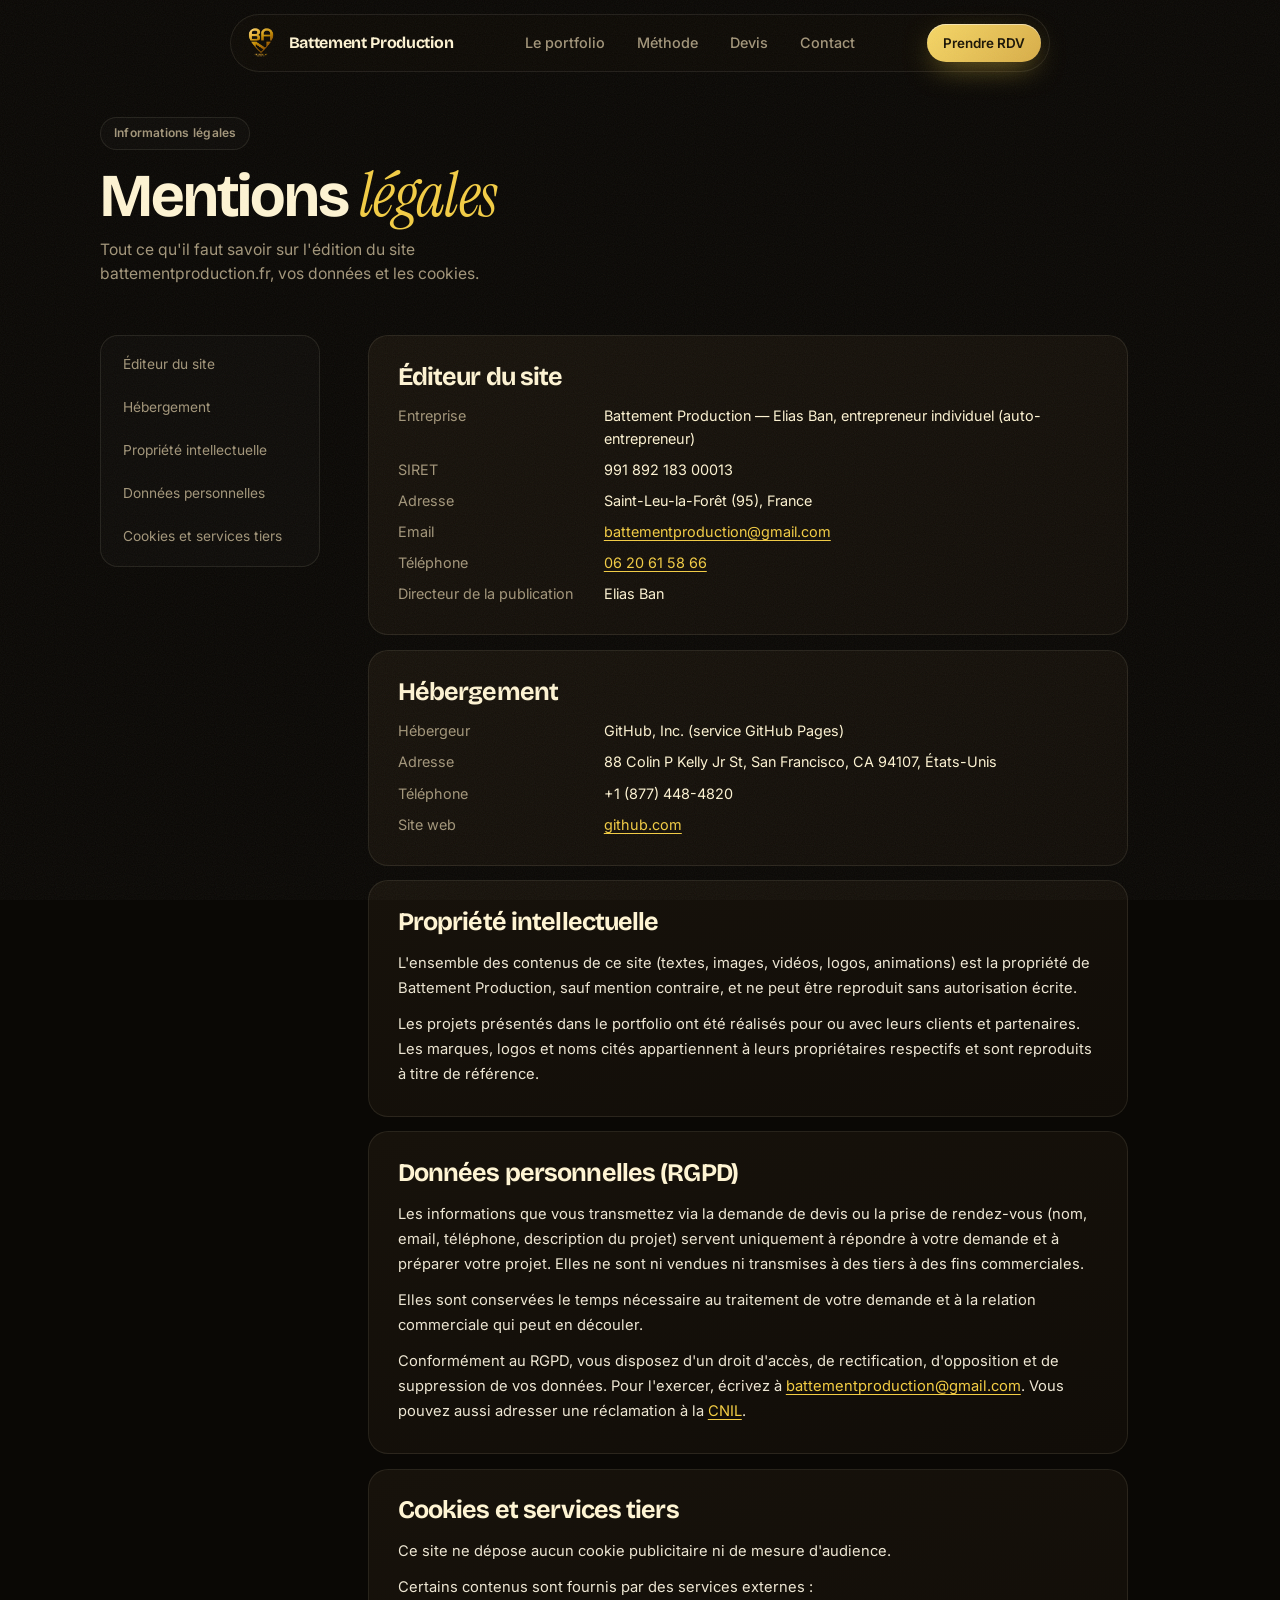
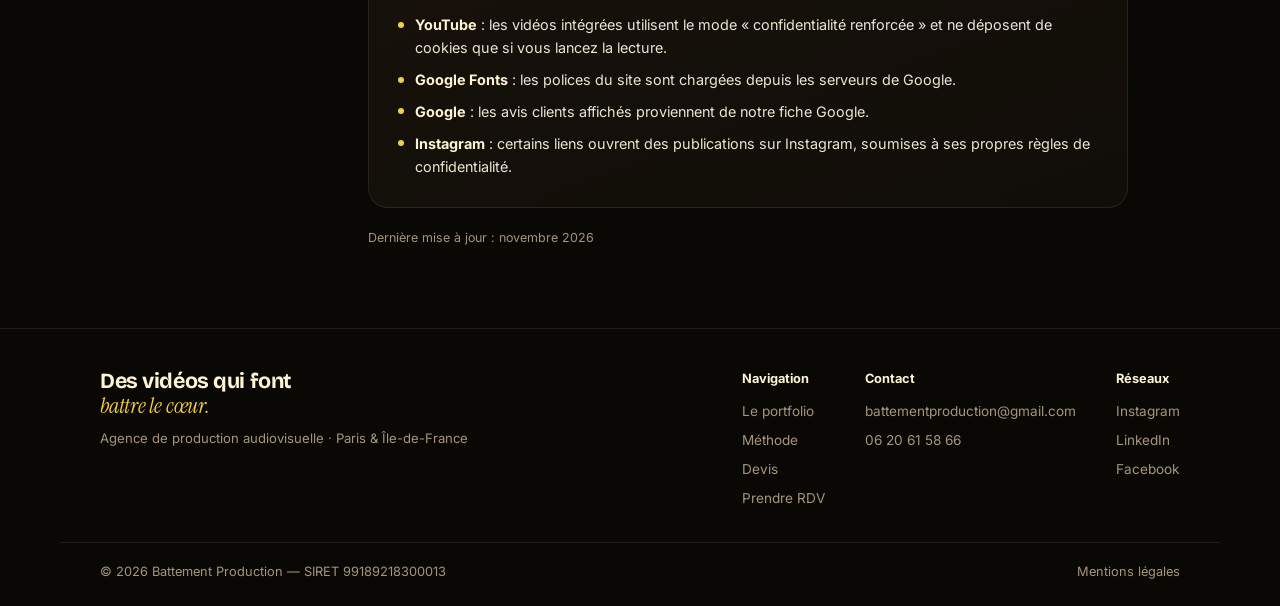
<file: mentions.html>
<!DOCTYPE html>
<html lang="fr">
<head>
<meta charset="UTF-8">
<meta name="viewport" content="width=device-width, initial-scale=1.0">
<title>Mentions légales — Battement Production</title>
<meta name="description" content="Mentions légales, données personnelles et cookies du site battementproduction.fr.">
<meta name="robots" content="noindex">
<link rel="icon" type="image/png" sizes="192x192" href="favicon.png">
<link rel="icon" href="favicon.ico" sizes="48x48">
<link rel="apple-touch-icon" href="apple-touch-icon.png">
<link rel="preconnect" href="https://fonts.googleapis.com">
<link rel="preconnect" href="https://fonts.gstatic.com" crossorigin>
<link href="https://fonts.googleapis.com/css2?family=Bricolage+Grotesque:opsz,wght@12..96,500;12..96,700;12..96,800&family=Instrument+Serif:ital@1&family=Inter:wght@400;500;600;700&display=swap" rel="stylesheet">
<link rel="stylesheet" href="assets/css/v2.css?v=20261119f">
</head>
<body>

<header class="nav">
  <a href="index.html" class="nav-logo"><img src="assets/img/Logo-vertical.png" alt=""><span>Battement Production</span></a>
  <nav class="nav-links">
    <a href="portfolio.html">Le portfolio</a>
    <a href="index.html#methode">Méthode</a>
    <a href="index.html#devis">Devis</a>
    <a href="index.html#rdv">Contact</a>
  </nav>
  <a href="index.html#rdv" class="btn btn-gold btn-sm">Prendre RDV</a>
  <button class="nav-burger" aria-label="Menu"><span></span><span></span></button>
</header>
<div class="mobile-menu">
  <a href="portfolio.html">Le portfolio</a>
  <a href="index.html#methode">Méthode</a>
  <a href="index.html#devis">Devis</a>
  <a href="index.html#rdv">Contact</a>
  <a href="index.html#rdv" class="btn btn-gold">Prendre RDV <span class="arr">→</span></a>
</div>

<main class="legal">
  <div class="wrap">
    <div class="legal-head" data-reveal>
      <span class="eyebrow">Informations légales</span>
      <h1>Mentions <em>légales</em></h1>
      <p class="lead">Tout ce qu'il faut savoir sur l'édition du site battementproduction.fr, vos données et les cookies.</p>
    </div>

    <div class="legal-grid">
      <nav class="legal-toc" aria-label="Sommaire">
        <a href="#editeur">Éditeur du site</a>
        <a href="#hebergement">Hébergement</a>
        <a href="#propriete">Propriété intellectuelle</a>
        <a href="#donnees">Données personnelles</a>
        <a href="#cookies">Cookies et services tiers</a>
      </nav>

      <div class="legal-body">
        <section class="legal-card" id="editeur" data-reveal>
          <h2>Éditeur du site</h2>
          <dl>
            <dt>Entreprise</dt><dd>Battement Production — Elias Ban, entrepreneur individuel (auto-entrepreneur)</dd>
            <dt>SIRET</dt><dd>991 892 183 00013</dd>
            <dt>Adresse</dt><dd>Saint-Leu-la-Forêt (95), France</dd>
            <dt>Email</dt><dd><a href="mailto:battementproduction@gmail.com">battementproduction@gmail.com</a></dd>
            <dt>Téléphone</dt><dd><a href="tel:+33620615866">06 20 61 58 66</a></dd>
            <dt>Directeur de la publication</dt><dd>Elias Ban</dd>
          </dl>
        </section>

        <section class="legal-card" id="hebergement" data-reveal>
          <h2>Hébergement</h2>
          <dl>
            <dt>Hébergeur</dt><dd>GitHub, Inc. (service GitHub Pages)</dd>
            <dt>Adresse</dt><dd>88 Colin P Kelly Jr St, San Francisco, CA 94107, États-Unis</dd>
            <dt>Téléphone</dt><dd>+1 (877) 448-4820</dd>
            <dt>Site web</dt><dd><a href="https://github.com" target="_blank" rel="noopener">github.com</a></dd>
          </dl>
        </section>

        <section class="legal-card" id="propriete" data-reveal>
          <h2>Propriété intellectuelle</h2>
          <p>L'ensemble des contenus de ce site (textes, images, vidéos, logos, animations) est la propriété de Battement Production, sauf mention contraire, et ne peut être reproduit sans autorisation écrite.</p>
          <p>Les projets présentés dans le portfolio ont été réalisés pour ou avec leurs clients et partenaires. Les marques, logos et noms cités appartiennent à leurs propriétaires respectifs et sont reproduits à titre de référence.</p>
        </section>

        <section class="legal-card" id="donnees" data-reveal>
          <h2>Données personnelles (RGPD)</h2>
          <p>Les informations que vous transmettez via la demande de devis ou la prise de rendez-vous (nom, email, téléphone, description du projet) servent uniquement à répondre à votre demande et à préparer votre projet. Elles ne sont ni vendues ni transmises à des tiers à des fins commerciales.</p>
          <p>Elles sont conservées le temps nécessaire au traitement de votre demande et à la relation commerciale qui peut en découler.</p>
          <p>Conformément au RGPD, vous disposez d'un droit d'accès, de rectification, d'opposition et de suppression de vos données. Pour l'exercer, écrivez à <a href="mailto:battementproduction@gmail.com">battementproduction@gmail.com</a>. Vous pouvez aussi adresser une réclamation à la <a href="https://www.cnil.fr" target="_blank" rel="noopener">CNIL</a>.</p>
        </section>

        <section class="legal-card" id="cookies" data-reveal>
          <h2>Cookies et services tiers</h2>
          <p>Ce site ne dépose aucun cookie publicitaire ni de mesure d'audience.</p>
          <p>Certains contenus sont fournis par des services externes :</p>
          <ul>
            <li><b>YouTube</b> : les vidéos intégrées utilisent le mode « confidentialité renforcée » et ne déposent de cookies que si vous lancez la lecture.</li>
            <li><b>Google Fonts</b> : les polices du site sont chargées depuis les serveurs de Google.</li>
            <li><b>Google</b> : les avis clients affichés proviennent de notre fiche Google.</li>
            <li><b>Instagram</b> : certains liens ouvrent des publications sur Instagram, soumises à ses propres règles de confidentialité.</li>
          </ul>
        </section>

        <p class="legal-update">Dernière mise à jour : novembre 2026</p>
      </div>
    </div>
  </div>
</main>

<footer class="footer">
  <div class="wrap footer-grid">
    <div>
      <p class="footer-tag">Des vidéos qui font <em>battre le cœur.</em></p>
      <p class="footer-mini">Agence de production audiovisuelle · Paris &amp; Île-de-France</p>
    </div>
    <div class="footer-links">
      <div><b>Navigation</b><a href="portfolio.html">Le portfolio</a><a href="index.html#methode">Méthode</a><a href="index.html#devis">Devis</a><a href="index.html#rdv">Prendre RDV</a></div>
      <div><b>Contact</b><a href="mailto:battementproduction@gmail.com">battementproduction@gmail.com</a><a href="tel:+33620615866">06 20 61 58 66</a></div>
      <div><b>Réseaux</b><a href="https://www.instagram.com/battement.production/" target="_blank" rel="noopener">Instagram</a><a href="https://www.linkedin.com/company/battementproduction" target="_blank" rel="noopener">LinkedIn</a><a href="https://www.facebook.com/profile.php?id=61593981840502" target="_blank" rel="noopener">Facebook</a></div>
    </div>
  </div>
  <div class="wrap footer-legal">
    <span>© 2026 Battement Production — SIRET 99189218300013</span>
    <a href="mentions.html">Mentions légales</a>
  </div>
</footer>

<script src="assets/js/v2.js?v=20261119f"></script>
</body>
</html>
</file>
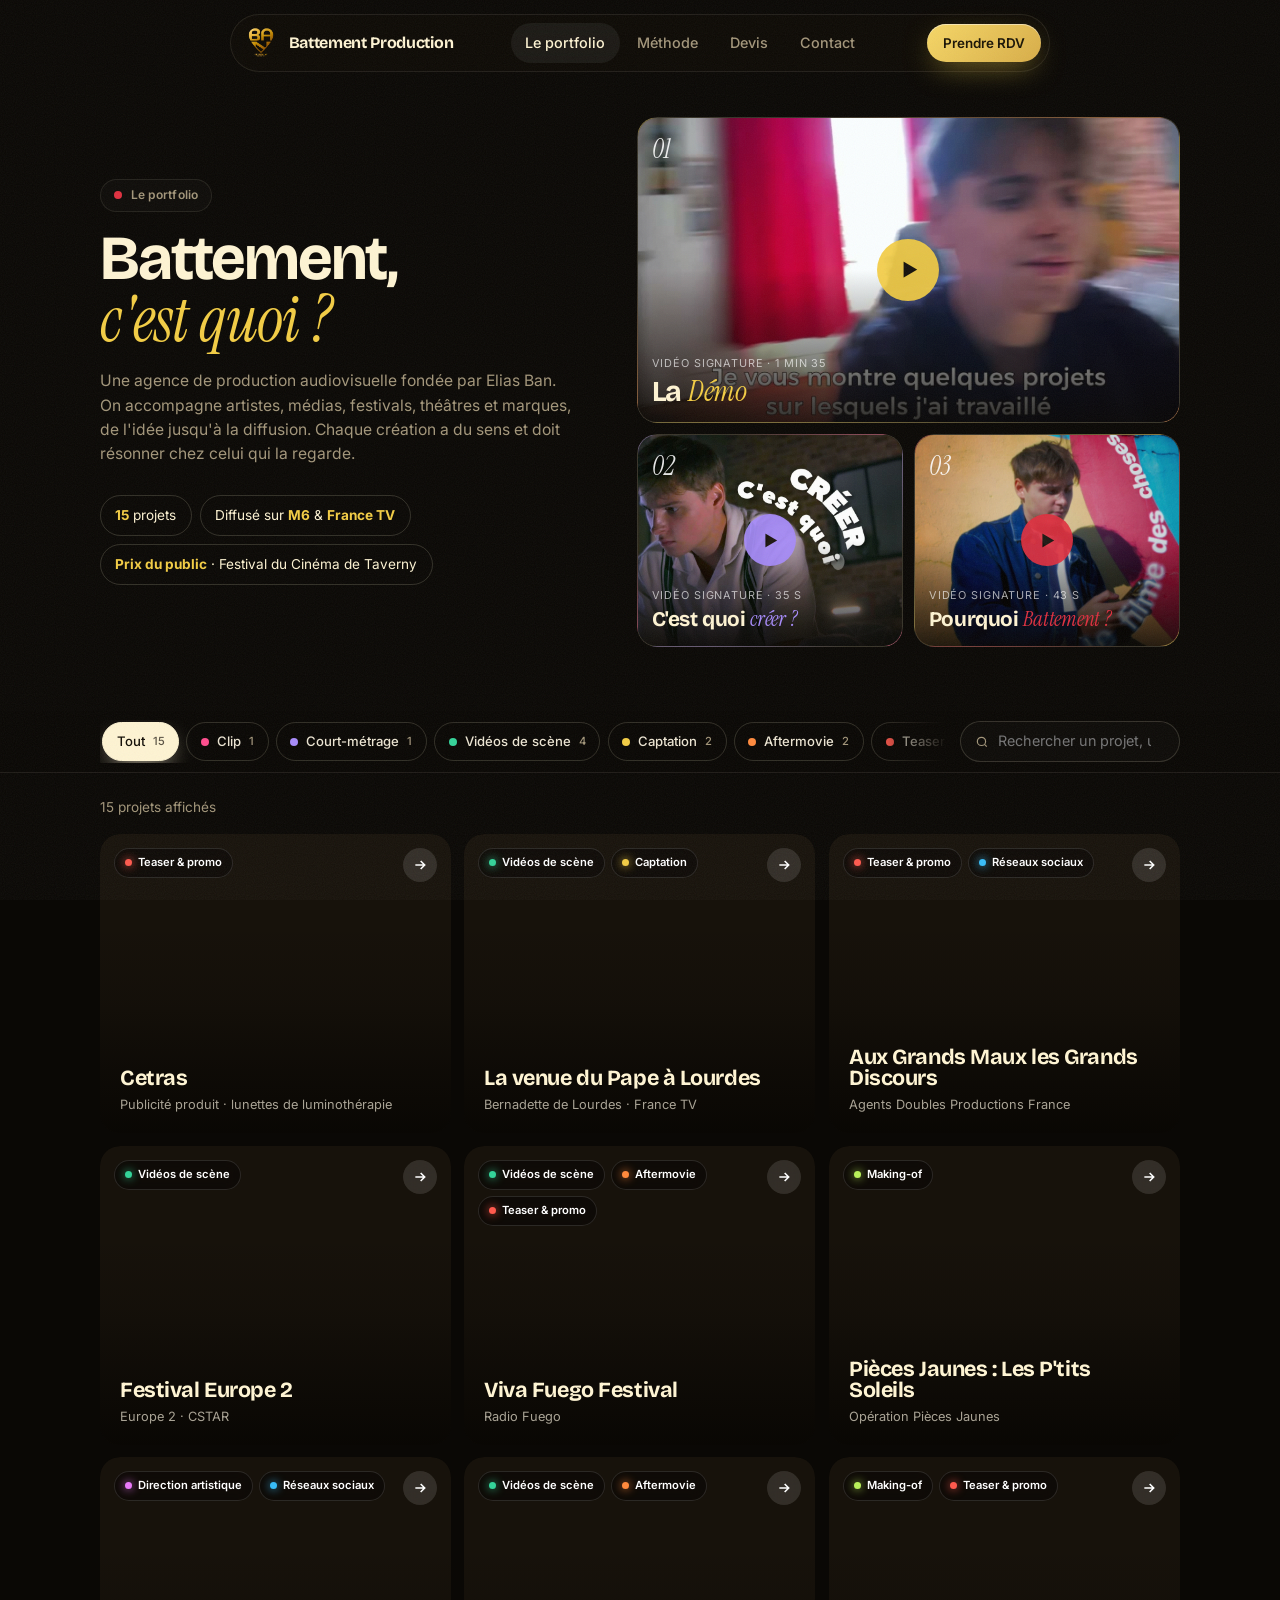
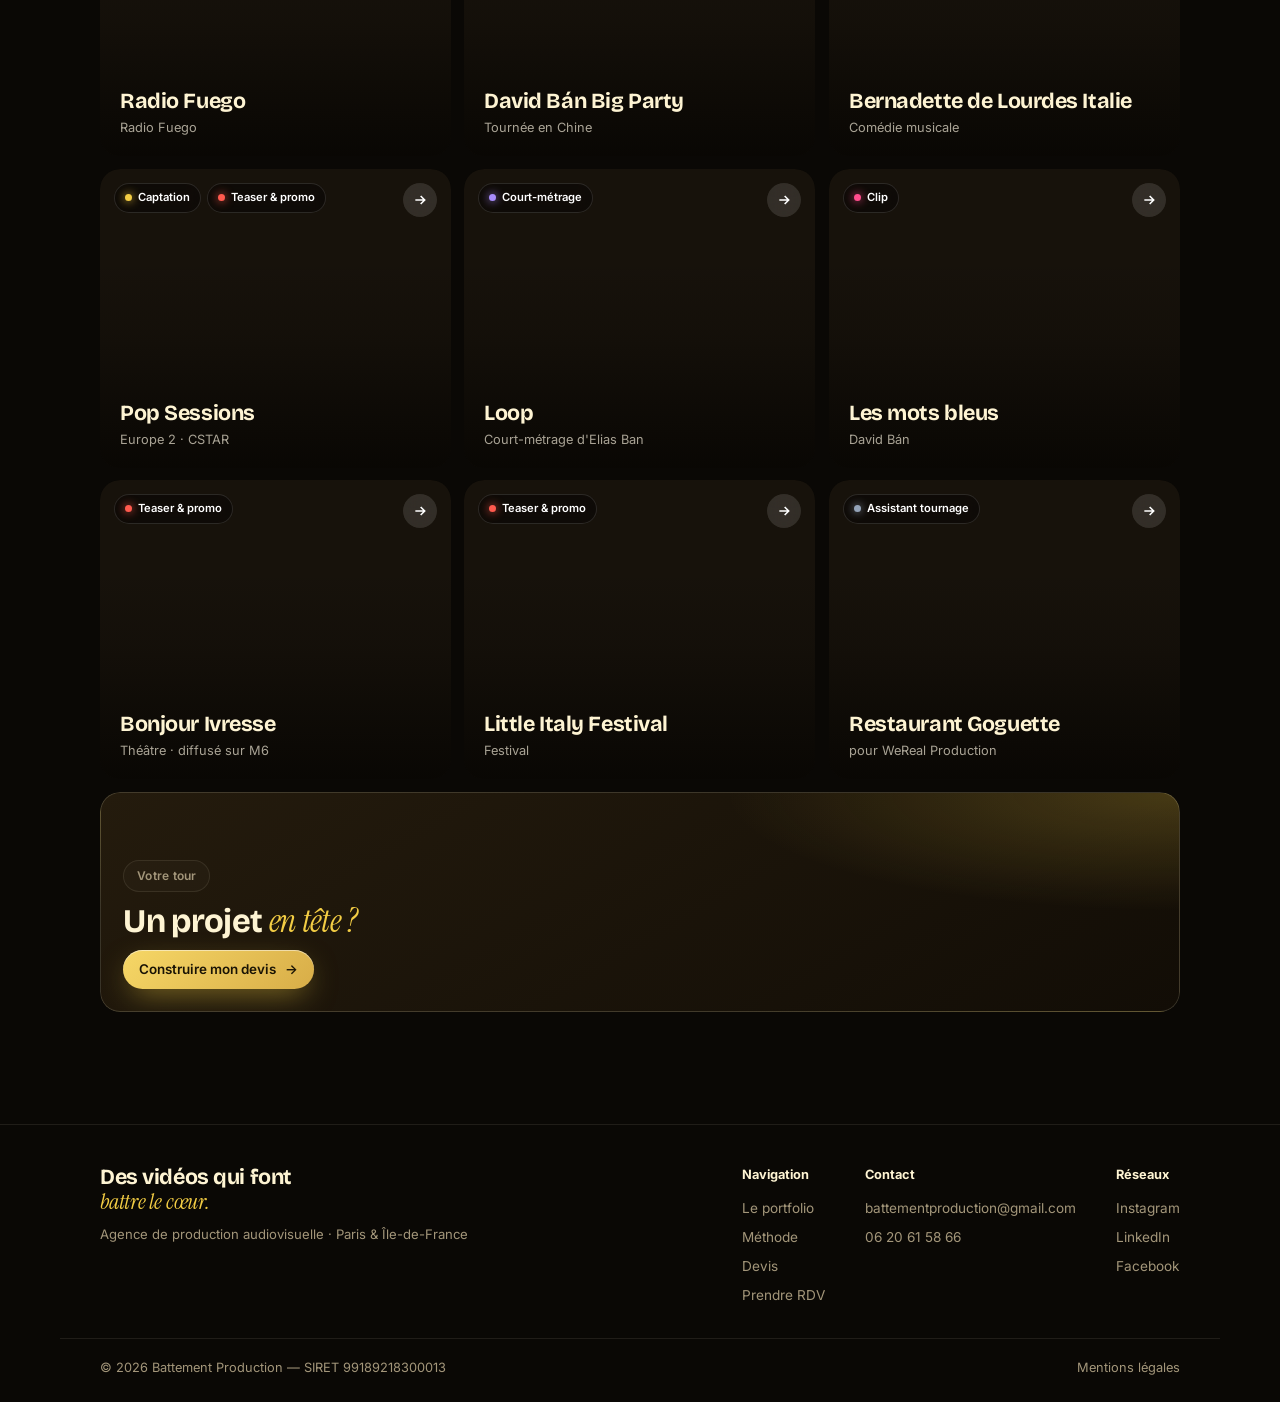
<file: portfolio.html>
<!DOCTYPE html>
<html lang="fr">
<head>
<meta charset="UTF-8">
<meta name="viewport" content="width=device-width, initial-scale=1.0">
<title>Le portfolio — Battement Production</title>
<meta name="description" content="Clips, courts-métrages, captations, aftermovies, vidéos de scène et contenus réseaux : tous les projets de Battement Production.">
<meta property="og:type" content="website">
<meta property="og:title" content="Le portfolio — Battement Production">
<meta property="og:description" content="Clips, courts-métrages, captations, aftermovies, vidéos de scène et contenus réseaux.">
<meta property="og:image" content="https://battementproduction.fr/assets/img/og-logo.jpg">
<meta property="og:image:width" content="1200">
<meta property="og:image:height" content="630">
<meta name="twitter:image" content="https://battementproduction.fr/assets/img/og-logo.jpg">
<meta name="twitter:card" content="summary_large_image">
<link rel="icon" type="image/png" sizes="192x192" href="favicon.png">
<link rel="icon" href="favicon.ico" sizes="48x48">
<link rel="apple-touch-icon" href="apple-touch-icon.png">
<link rel="preconnect" href="https://fonts.googleapis.com">
<link rel="preconnect" href="https://fonts.gstatic.com" crossorigin>
<link href="https://fonts.googleapis.com/css2?family=Bricolage+Grotesque:opsz,wght@12..96,500;12..96,700;12..96,800&family=Instrument+Serif:ital@1&family=Inter:wght@400;500;600;700&display=swap" rel="stylesheet">
<link rel="stylesheet" href="assets/css/v2.css?v=20261119f">
</head>
<body>

<header class="nav">
  <a href="index.html" class="nav-logo"><img src="assets/img/Logo-vertical.png" alt=""><span>Battement Production</span></a>
  <nav class="nav-links">
    <a href="portfolio.html" class="active">Le portfolio</a>
    <a href="index.html#methode">Méthode</a>
    <a href="index.html#devis">Devis</a>
    <a href="index.html#rdv">Contact</a>
  </nav>
  <a href="index.html#rdv" class="btn btn-gold btn-sm">Prendre RDV</a>
  <button class="nav-burger" aria-label="Menu"><span></span><span></span></button>
</header>
<div class="mobile-menu">
  <a href="portfolio.html">Le portfolio</a>
  <a href="index.html#methode">Méthode</a>
  <a href="index.html#devis">Devis</a>
  <a href="index.html#rdv">Contact</a>
  <a href="index.html#rdv" class="btn btn-gold">Prendre RDV <span class="arr">→</span></a>
</div>

<main>
<!-- ================= BANDEAU : C'EST QUOI BATTEMENT ================= -->
<section class="pf-hero">
  <div class="wrap pf-hero-grid">
    <div>
      <span class="eyebrow" data-reveal><span class="rec"></span> Le portfolio</span>
      <h1 data-reveal style="--d:.1s">Battement,<br><em>c'est quoi ?</em></h1>
      <p class="lead" data-reveal style="--d:.2s">Une agence de production audiovisuelle fondée par Elias Ban. On accompagne artistes, médias, festivals, théâtres et marques, de l'idée jusqu'à la diffusion. Chaque création a du sens et doit résonner chez celui qui la regarde.</p>
      <div class="pf-facts" data-reveal style="--d:.3s">
        <span><b id="pf-total">15</b> projets</span>
        <span>Diffusé sur <b>M6</b> &amp; <b>France TV</b></span>
        <span><b>Prix du public</b> · Festival du Cinéma de Taverny</span>
      </div>
    </div>
    <!-- ================= VIDÉOS SIGNATURES =================
         Dans la carte : un extrait court et léger (-apercu.mp4) tourne en boucle, sans le son.
         Au clic : la vidéo complète s'ouvre en grand, avec le son (data-full). -->
    <div class="signatures" data-reveal style="--d:.15s">
      <button class="sig sig-big" data-full="assets/videos/signature-demo.mp4" data-insta="https://www.instagram.com/p/DdvjhNtIfoK/" data-title="La Démo" style="--c:#F3CD44; --c2:#FF8A3D">
        <video src="assets/videos/signature-demo-apercu.mp4" poster="assets/img/signatures/demo.jpg" muted loop playsinline preload="metadata"></video>
        <span class="sig-num">01</span>
        <span class="sig-play">▶</span>
        <span class="sig-txt"><small>Vidéo signature · 1 min 35</small><b>La <em>Démo</em></b></span>
      </button>
      <button class="sig" data-full="assets/videos/signature-creer.mp4" data-insta="https://www.instagram.com/p/Dc8Q-9MIjXr/" data-title="C'est quoi créer ?" style="--c:#A78BFA; --c2:#FF4D8D">
        <video src="assets/videos/signature-creer-apercu.mp4" poster="assets/img/signatures/creer.jpg" muted loop playsinline preload="metadata"></video>
        <span class="sig-num">02</span>
        <span class="sig-play">▶</span>
        <span class="sig-txt"><small>Vidéo signature · 35 s</small><b>C'est quoi <em>créer ?</em></b></span>
      </button>
      <button class="sig" data-full="assets/videos/signature-pourquoi.mp4" data-insta="https://www.instagram.com/p/DfXhYnZIX1q/" data-title="Pourquoi Battement ?" style="--c:#E0303F; --c2:#F3CD44">
        <video src="assets/videos/signature-pourquoi-apercu.mp4" poster="assets/img/signatures/pourquoi.jpg" muted loop playsinline preload="metadata"></video>
        <span class="sig-num">03</span>
        <span class="sig-play">▶</span>
        <span class="sig-txt"><small>Vidéo signature · 43 s</small><b>Pourquoi <em>Battement ?</em></b></span>
      </button>
    </div>

    <!-- Lecteur plein écran -->
    <div class="player" id="player" aria-hidden="true">
      <div class="player-box">
        <div class="player-top"><b id="player-title"></b><a id="player-insta" target="_blank" rel="noopener">Voir sur Instagram ↗</a><button class="player-close" aria-label="Fermer">✕</button></div>
        <video id="player-video" controls playsinline></video>
      </div>
    </div>
  </div>
</section>

<!-- ================= FILTRES + GRILLE ================= -->
<section>
  <div class="filters">
    <div class="wrap filters-inner">
      <div class="f-chips" id="f-chips"></div>
      <label class="search">
        <svg width="16" height="16" viewBox="0 0 24 24" fill="none" stroke="currentColor" stroke-width="2" style="color:var(--muted)"><circle cx="11" cy="11" r="7"/><path d="M20 20l-3.5-3.5"/></svg>
        <input id="q" type="search" placeholder="Rechercher un projet, un client…">
      </label>
    </div>
  </div>
  <div class="wrap">
    <p class="pf-count" id="pf-count"></p>
    <div class="pf-grid" id="pf-grid"></div>
  </div>
</section>
</main>

<footer class="footer">
  <div class="wrap footer-grid">
    <div>
      <p class="footer-tag">Des vidéos qui font <em>battre le cœur.</em></p>
      <p class="footer-mini">Agence de production audiovisuelle · Paris &amp; Île-de-France</p>
    </div>
    <div class="footer-links">
      <div><b>Navigation</b><a href="portfolio.html">Le portfolio</a><a href="index.html#methode">Méthode</a><a href="index.html#devis">Devis</a><a href="index.html#rdv">Prendre RDV</a></div>
      <div><b>Contact</b><a href="mailto:battementproduction@gmail.com">battementproduction@gmail.com</a><a href="tel:+33620615866">06 20 61 58 66</a></div>
      <div><b>Réseaux</b><a href="https://www.instagram.com/battement.production/" target="_blank" rel="noopener">Instagram</a><a href="https://www.linkedin.com/company/battementproduction" target="_blank" rel="noopener">LinkedIn</a><a href="https://www.facebook.com/profile.php?id=61593981840502" target="_blank" rel="noopener">Facebook</a></div>
    </div>
  </div>
  <div class="wrap footer-legal">
    <span>© 2026 Battement Production — SIRET 99189218300013</span>
    <a href="mentions.html">Mentions légales</a>
  </div>
</footer>

<div class="cursor">Voir ▶</div>
<script src="assets/js/v2.js?v=20261119f"></script>
</body>
</html>
</file>
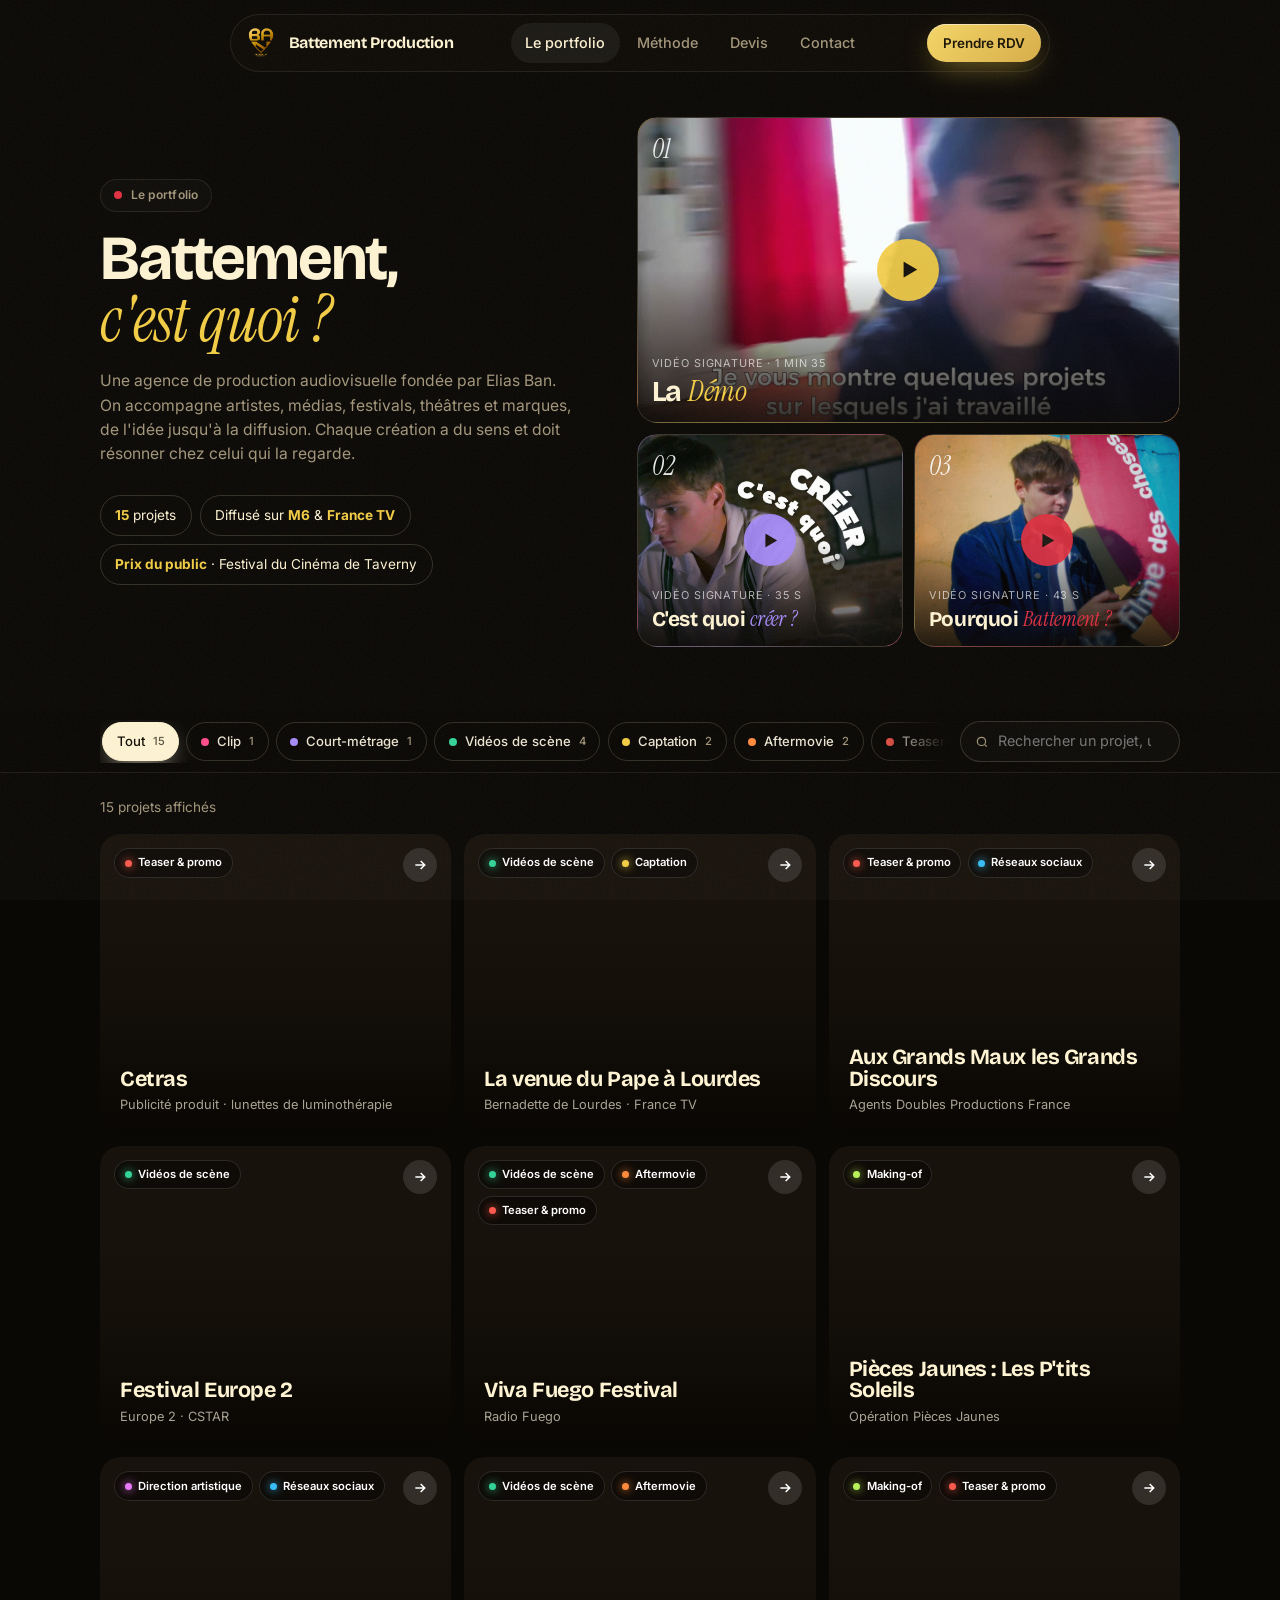
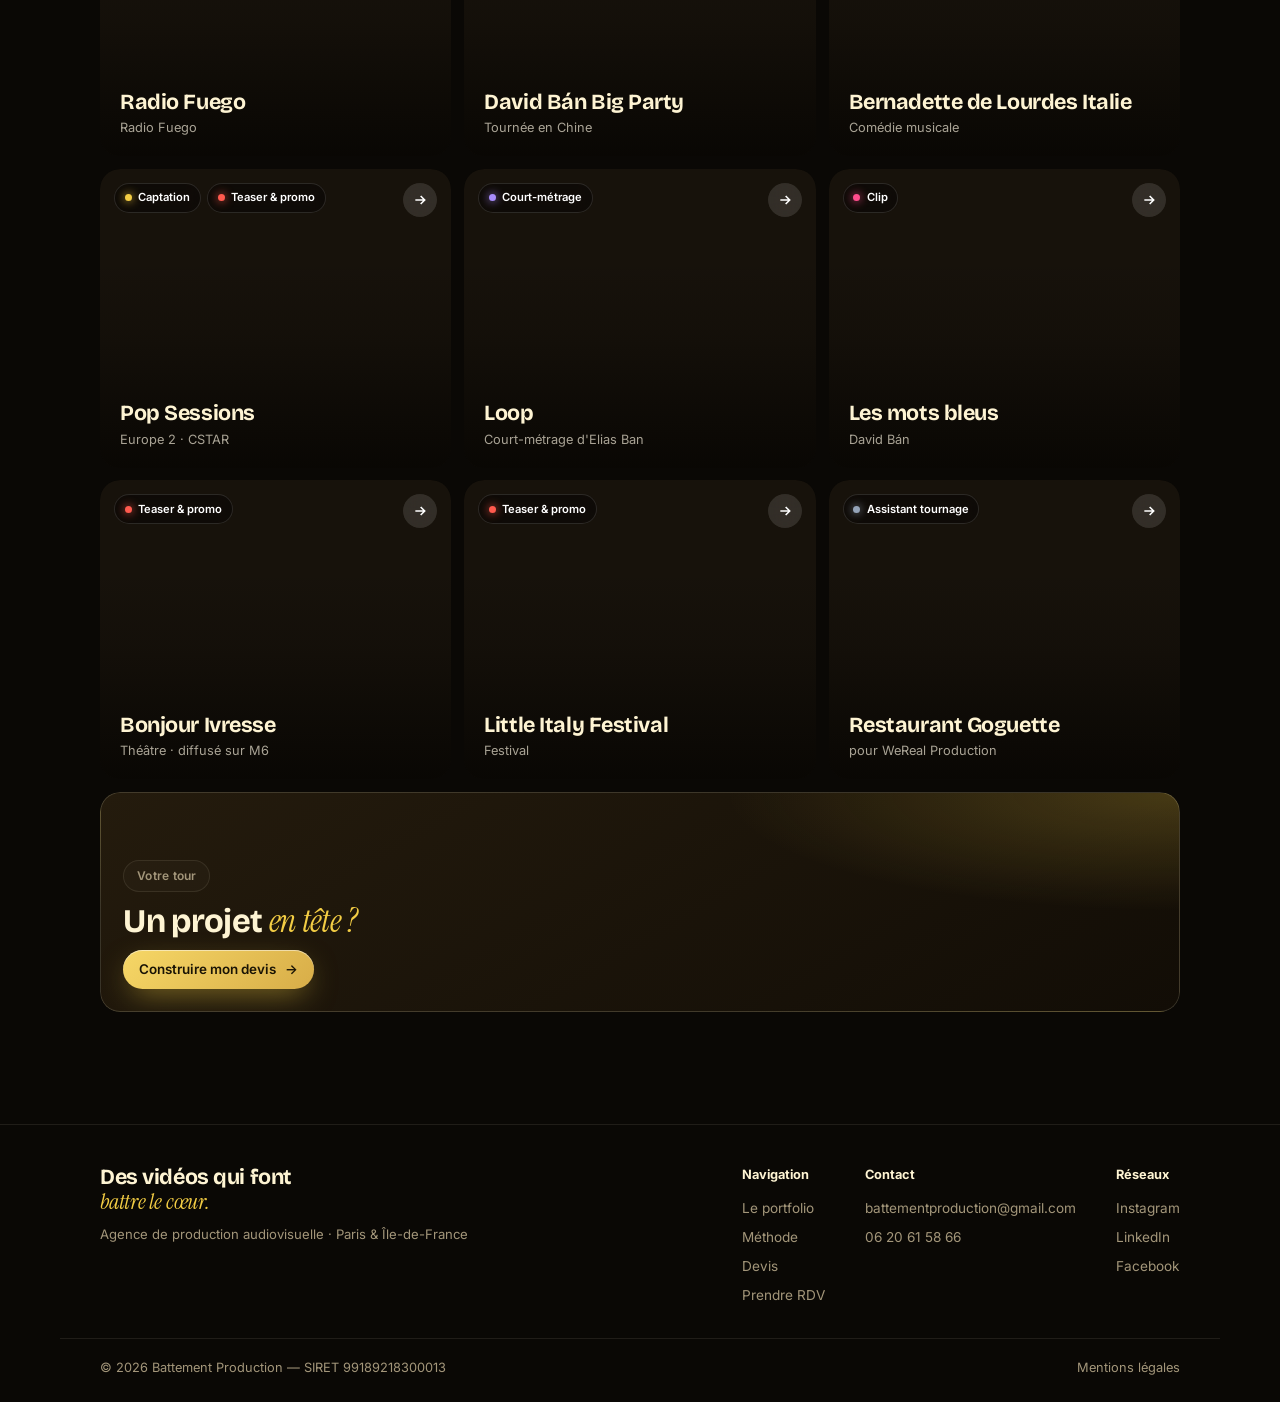
<file: project.html>
<!DOCTYPE html>
<html lang="fr">
<head>
<meta charset="UTF-8">
<meta name="robots" content="noindex">
<title>Battement Production</title>
<!-- Ancienne adresse des pages projet : redirige vers la nouvelle (projet.html) en gardant le même projet -->
<script>location.replace('projet.html' + location.search + location.hash);</script>
<meta http-equiv="refresh" content="0; url=portfolio.html">
</head>
<body></body>
</html>
</file>
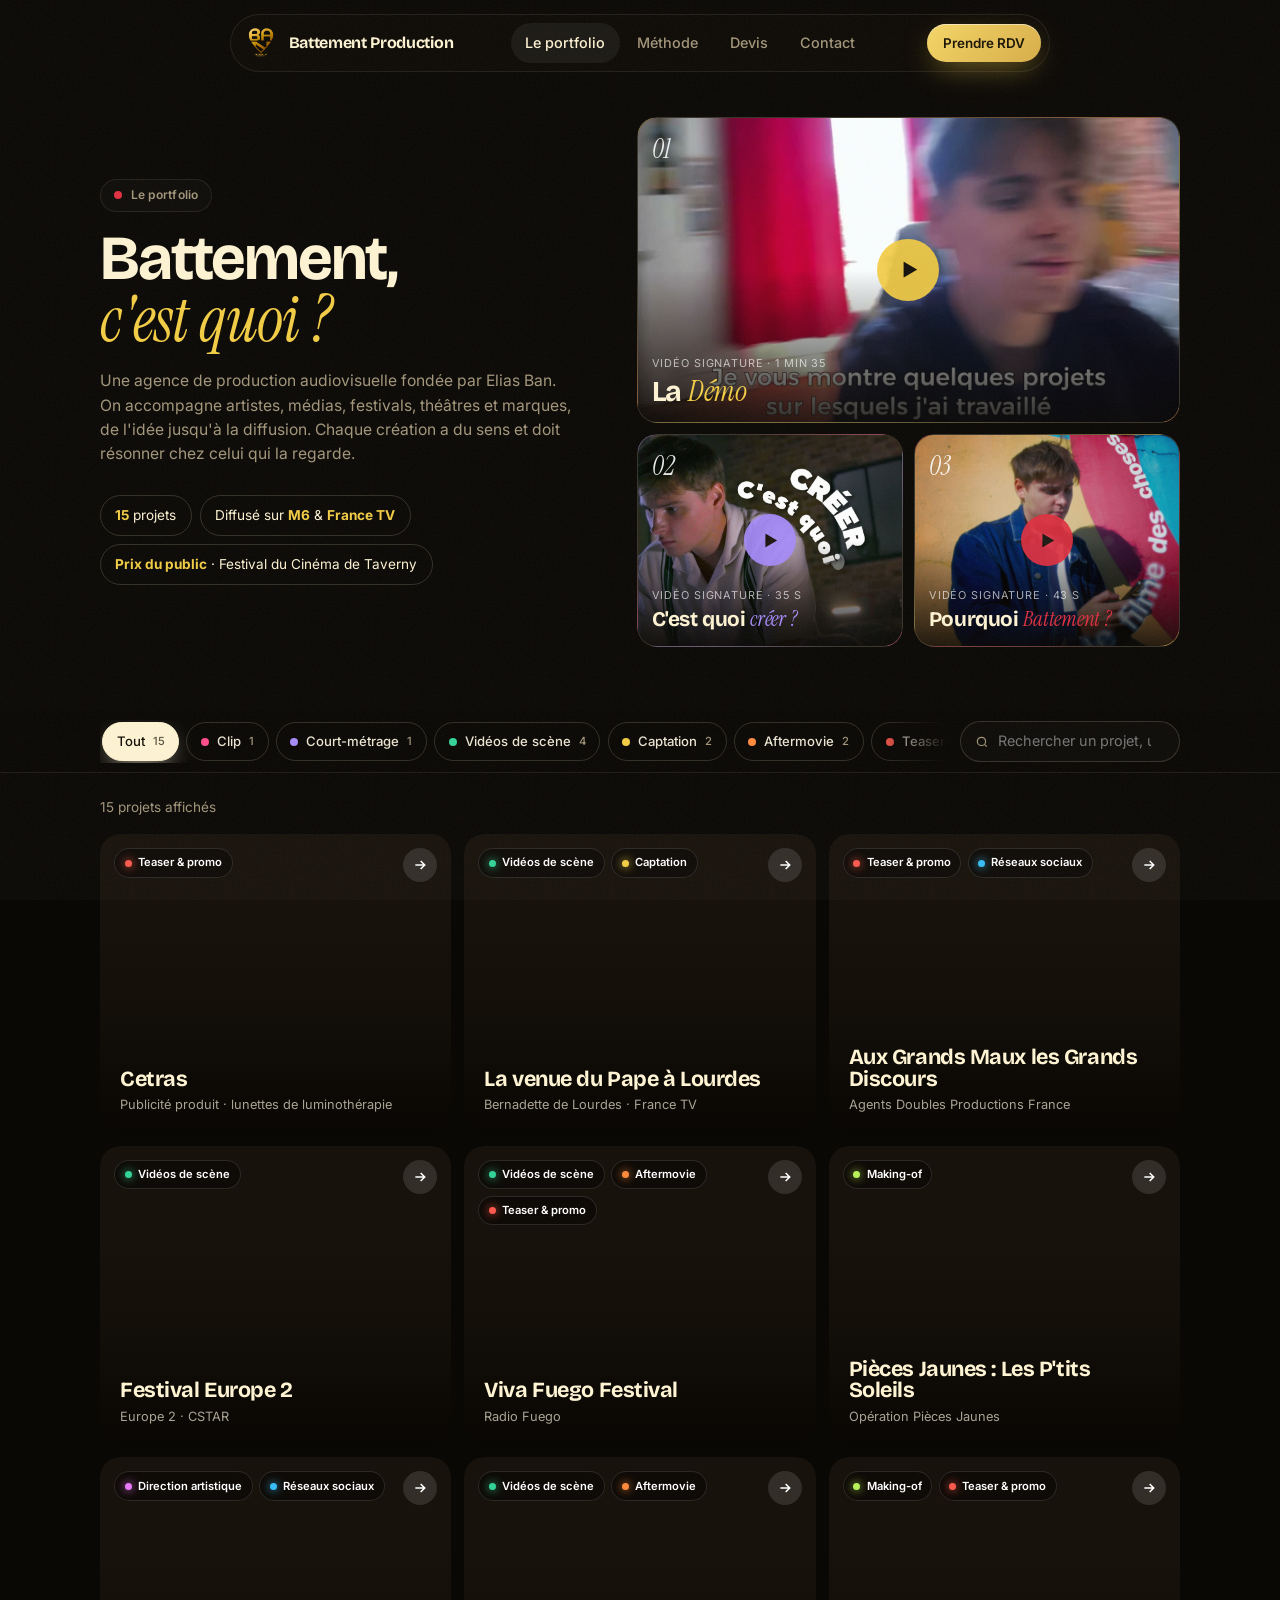
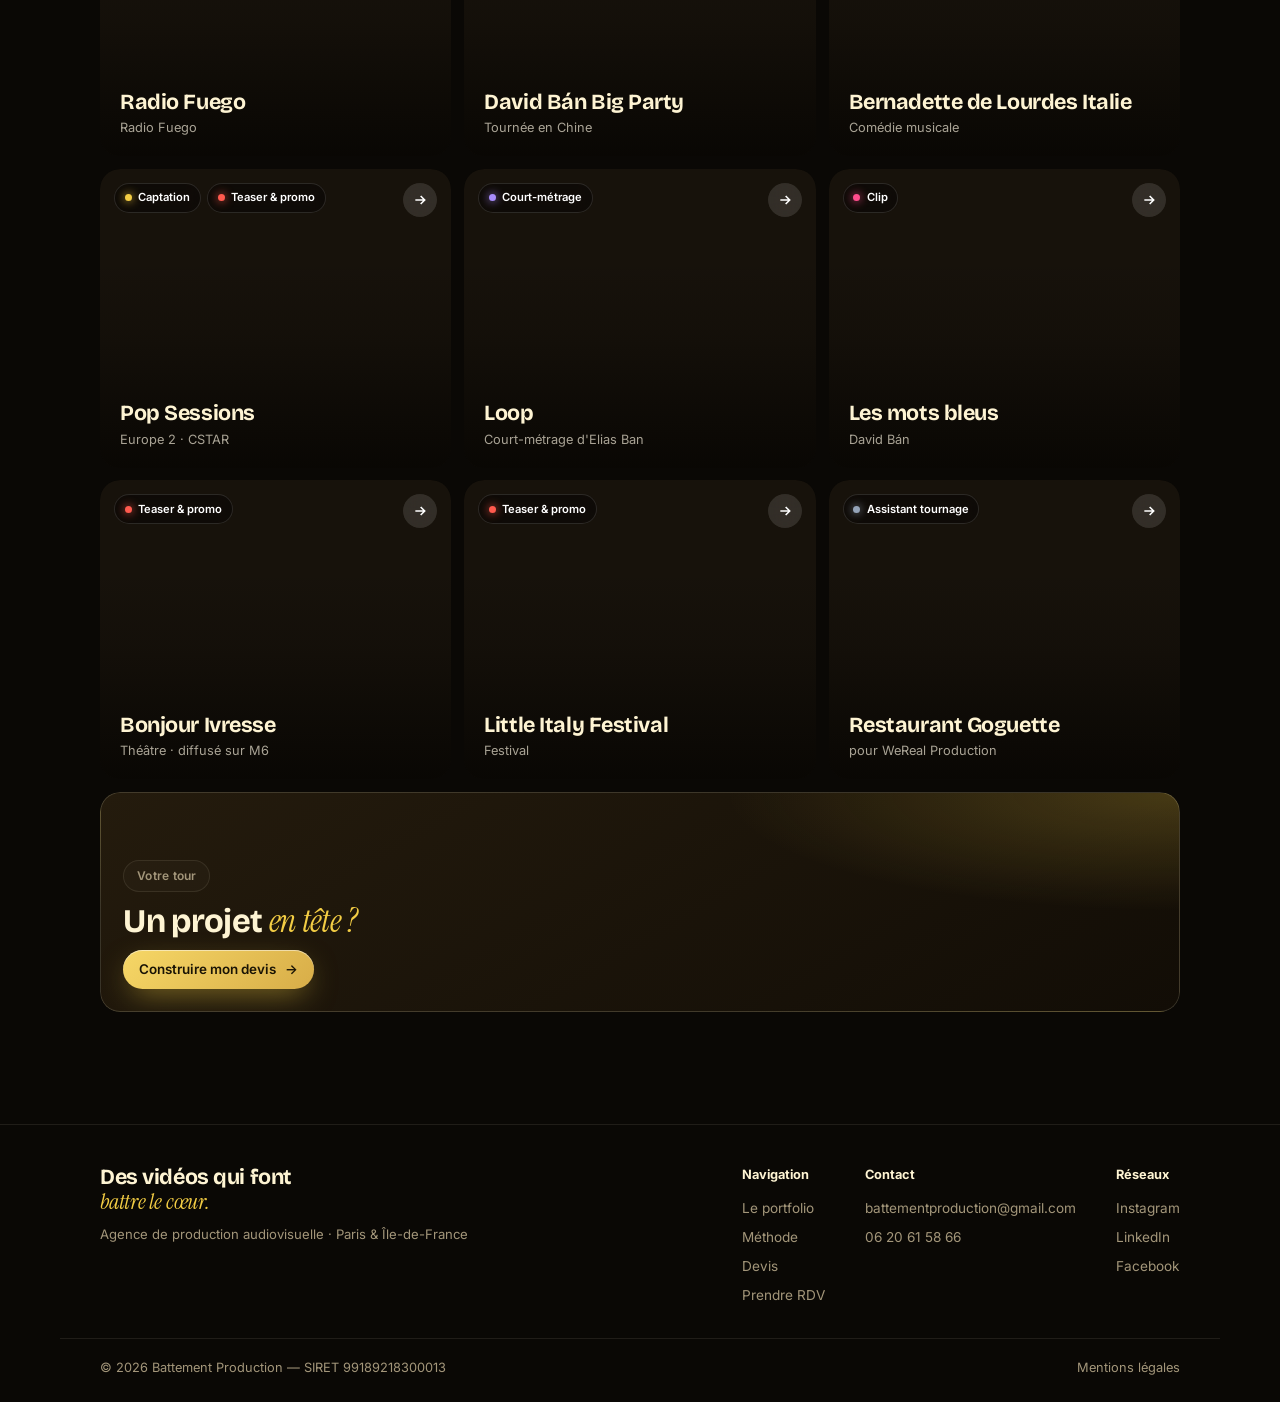
<file: projet.html>
<!DOCTYPE html>
<html lang="fr">
<head>
<meta charset="UTF-8">
<meta name="viewport" content="width=device-width, initial-scale=1.0">
<title>Projet — Battement Production</title>
<meta name="description" content="Un projet de Battement Production, agence de production audiovisuelle.">
<meta property="og:type" content="article">
<meta property="og:image" content="https://battementproduction.fr/assets/img/og-logo.jpg">
<meta property="og:image:width" content="1200">
<meta property="og:image:height" content="630">
<meta name="twitter:image" content="https://battementproduction.fr/assets/img/og-logo.jpg">
<meta name="twitter:card" content="summary_large_image">
<link rel="icon" type="image/png" sizes="192x192" href="favicon.png">
<link rel="icon" href="favicon.ico" sizes="48x48">
<link rel="apple-touch-icon" href="apple-touch-icon.png">
<link rel="preconnect" href="https://fonts.googleapis.com">
<link rel="preconnect" href="https://fonts.gstatic.com" crossorigin>
<link href="https://fonts.googleapis.com/css2?family=Bricolage+Grotesque:opsz,wght@12..96,500;12..96,700;12..96,800&family=Instrument+Serif:ital@1&family=Inter:wght@400;500;600;700&display=swap" rel="stylesheet">
<link rel="stylesheet" href="assets/css/v2.css?v=20261119f">
</head>
<body>

<header class="nav">
  <a href="index.html" class="nav-logo"><img src="assets/img/Logo-vertical.png" alt=""><span>Battement Production</span></a>
  <nav class="nav-links">
    <a href="portfolio.html" class="active">Le portfolio</a>
    <a href="index.html#methode">Méthode</a>
    <a href="index.html#devis">Devis</a>
    <a href="index.html#rdv">Contact</a>
  </nav>
  <a href="index.html#rdv" class="btn btn-gold btn-sm">Prendre RDV</a>
  <button class="nav-burger" aria-label="Menu"><span></span><span></span></button>
</header>
<div class="mobile-menu">
  <a href="portfolio.html">Le portfolio</a>
  <a href="index.html#methode">Méthode</a>
  <a href="index.html#devis">Devis</a>
  <a href="index.html#rdv">Contact</a>
  <a href="index.html#rdv" class="btn btn-gold">Prendre RDV <span class="arr">→</span></a>
</div>

<main class="pj" id="projet">
  <div class="wrap">
    <a href="portfolio.html" class="pj-back">← Retour au portfolio</a>

    <!-- Vidéo principale -->
    <div class="pj-main" id="pj-main"></div>
    <p class="pj-main-title" id="pj-main-title"></p>

    <!-- Présentation + rôle -->
    <div class="pj-body">
      <div>
        <div class="pj-meta" id="pj-meta"></div>
        <h1 id="pj-title"></h1>
        <p class="pj-client" id="pj-client"></p>
        <p class="pj-intro" id="pj-intro"></p>
      </div>
      <aside class="pj-role">
        <span class="eyebrow">Mon rôle</span>
        <div id="pj-role"></div>
      </aside>
    </div>

    <!-- Les autres vidéos du projet -->
    <section class="pj-more" id="pj-more-wrap">
      <h2 class="pj-h2">Les autres <em>vidéos</em> du projet</h2>
      <div class="pj-grid" id="pj-grid"></div>
    </section>

    <!-- Projet précédent / suivant -->
    <nav class="pj-nav" id="pj-nav"></nav>

    <!-- Projets associés -->
    <section class="pj-related">
      <div class="section-head" style="margin-bottom:1.2rem">
        <h2 class="pj-h2">Dans le même <em>univers</em></h2>
        <a href="portfolio.html" class="btn btn-ghost btn-sm">Tout le portfolio</a>
      </div>
      <div class="pf-grid" id="pj-related" style="padding-bottom:0"></div>
    </section>

    <div class="cta-band" style="margin-top:3rem">
      <span class="eyebrow">Votre tour</span>
      <h2 style="margin-top:1rem">Un projet <em>dans cet esprit ?</em></h2>
      <div class="hero-ctas">
        <a href="index.html#devis" class="btn btn-gold">Construire mon devis <span class="arr">→</span></a>
        <a href="index.html#rdv" class="btn btn-ghost">Prendre RDV</a>
      </div>
    </div>
  </div>
</main>

<footer class="footer">
  <div class="wrap footer-grid">
    <div>
      <p class="footer-tag">Des vidéos qui font <em>battre le cœur.</em></p>
      <p class="footer-mini">Agence de production audiovisuelle · Paris &amp; Île-de-France</p>
    </div>
    <div class="footer-links">
      <div><b>Navigation</b><a href="portfolio.html">Le portfolio</a><a href="index.html#methode">Méthode</a><a href="index.html#devis">Devis</a><a href="index.html#rdv">Prendre RDV</a></div>
      <div><b>Contact</b><a href="mailto:battementproduction@gmail.com">battementproduction@gmail.com</a><a href="tel:+33620615866">06 20 61 58 66</a></div>
      <div><b>Réseaux</b><a href="https://www.instagram.com/battement.production/" target="_blank" rel="noopener">Instagram</a><a href="https://www.linkedin.com/company/battementproduction" target="_blank" rel="noopener">LinkedIn</a><a href="https://www.facebook.com/profile.php?id=61593981840502" target="_blank" rel="noopener">Facebook</a></div>
    </div>
  </div>
  <div class="wrap footer-legal">
    <span>© 2026 Battement Production — SIRET 99189218300013</span>
    <a href="mentions.html">Mentions légales</a>
  </div>
</footer>

<!-- Agrandissement des visuels -->
<div class="player" id="lightbox"><div class="player-box"><div class="player-top"><b id="lb-title"></b><button class="player-close" aria-label="Fermer">✕</button></div><img id="lb-img" alt="" style="width:100%;max-height:80vh;object-fit:contain;border-radius:16px"></div></div>

<div class="cursor">Voir ▶</div>
<script src="assets/js/v2.js?v=20261119f"></script>
<script src="assets/js/projets-data.js?v=20261119f"></script>
<script src="assets/js/projet.js?v=20261119f"></script>
</body>
</html>
</file>
<file: assets/css/v2.css>
/* =====================================================================
   BATTEMENT PRODUCTION — V2
   Palette : noir chaud + or (charte actuelle) + couleurs d'accent par type
   Polices : Bricolage Grotesque (titres) · Instrument Serif (accents) · Inter (texte)
===================================================================== */

@property --spin { syntax: '<angle>'; inherits: false; initial-value: 0deg; }
@property --acc  { syntax: '<color>'; inherits: true; initial-value: #F3CD44; }
@property --acc2 { syntax: '<color>'; inherits: true; initial-value: #FF8A3D; }

:root {
  --bg: #0A0805;
  --bg-2: #110D08;
  --surface: #17120B;
  --surface-2: #211A10;
  --line: rgba(254, 244, 211, 0.09);
  --line-2: rgba(254, 244, 211, 0.16);
  --cream: #FEF4D3;
  --text: #EDE6D3;
  --muted: #A3967A;
  --gold: #D8AD48;
  --yellow: #F3CD44;
  --red: #E0303F;

  --f-display: 'Bricolage Grotesque', system-ui, sans-serif;
  --f-serif: 'Instrument Serif', Georgia, serif;
  --f-body: 'Inter', system-ui, sans-serif;

  --r-xl: 32px;
  --r-lg: 24px;
  --r-md: 16px;
  --r-sm: 10px;
  --max: 1280px;
  --gutter: clamp(16px, 4vw, 40px);
  --ease: cubic-bezier(.2, .8, .2, 1);
}

* { margin: 0; padding: 0; box-sizing: border-box; }
html { scroll-behavior: smooth; background: var(--bg); }
body {
  background: var(--bg);
  color: var(--text);
  font-family: var(--f-body);
  font-size: 16px;
  line-height: 1.55;
  overflow-x: hidden;
  -webkit-font-smoothing: antialiased;
}
/* Grain cinéma très léger */
body::after {
  content: ''; position: fixed; inset: 0; pointer-events: none; z-index: 100; opacity: .06;
  background-image: url("data:image/svg+xml,%3Csvg xmlns='http://www.w3.org/2000/svg' width='160' height='160'%3E%3Cfilter id='n'%3E%3CfeTurbulence type='fractalNoise' baseFrequency='.9' numOctaves='2' stitchTiles='stitch'/%3E%3C/filter%3E%3Crect width='100%25' height='100%25' filter='url(%23n)'/%3E%3C/svg%3E");
}
a { color: inherit; text-decoration: none; }
img, video { display: block; max-width: 100%; }
button { font: inherit; color: inherit; background: none; border: 0; cursor: pointer; }
::selection { background: var(--yellow); color: #1a1405; }

.wrap { max-width: var(--max); margin: 0 auto; padding: 0 var(--gutter); }
section { position: relative; }

/* ---------- Typo ---------- */
.eyebrow {
  display: inline-flex; align-items: center; gap: .55rem;
  font-size: .8rem; font-weight: 600; letter-spacing: .02em; color: var(--muted);
  padding: .45rem .9rem; border: 1px solid var(--line); border-radius: 999px;
  background: rgba(255,255,255,.02);
}
.rec { width: 8px; height: 8px; border-radius: 50%; background: var(--red); box-shadow: 0 0 0 0 rgba(224,48,63,.6); animation: rec 1.6s infinite; }
@keyframes rec { 0% { box-shadow: 0 0 0 0 rgba(224,48,63,.55); } 70% { box-shadow: 0 0 0 9px rgba(224,48,63,0); } 100% { box-shadow: 0 0 0 0 rgba(224,48,63,0); } }

h1, h2, h3 { font-family: var(--f-display); color: var(--cream); font-weight: 700; letter-spacing: -0.035em; line-height: .98; }
h2 { font-size: clamp(2.3rem, 1.4rem + 3.6vw, 4.4rem); }
h3 { font-size: clamp(1.4rem, 1.1rem + 1vw, 2rem); letter-spacing: -0.02em; }
em, .serif {
  font-family: var(--f-serif); font-style: italic; font-weight: 400;
  color: var(--yellow); letter-spacing: -0.01em;
}
.lead { font-size: clamp(1rem, .95rem + .3vw, 1.15rem); color: var(--muted); max-width: 46ch; }
.section-head { display: flex; align-items: end; justify-content: space-between; gap: 2rem; flex-wrap: wrap; margin-bottom: clamp(2rem, 4vw, 3.5rem); }
.section-head .eyebrow { margin-bottom: 1.1rem; }

/* ---------- Boutons ---------- */
.btn {
  display: inline-flex; align-items: center; gap: .55rem;
  padding: .95rem 1.45rem; border-radius: 999px;
  font-family: var(--f-body); font-weight: 600; font-size: .95rem; white-space: nowrap;
  transition: transform .35s var(--ease), box-shadow .35s var(--ease), background .35s, color .35s;
}
.btn:hover { transform: translateY(-2px); }
.btn .arr { transition: transform .35s var(--ease); }
.btn:hover .arr { transform: translateX(4px); }
.btn-gold { background: linear-gradient(135deg, #F6D766, #D8AD48); color: #1A1405; box-shadow: 0 10px 30px -8px rgba(243,205,68,.55), inset 0 1px 0 rgba(255,255,255,.5); }
.btn-gold:hover { box-shadow: 0 16px 40px -8px rgba(243,205,68,.7), inset 0 1px 0 rgba(255,255,255,.5); }
.btn-ghost { border: 1px solid var(--line-2); color: var(--cream); background: rgba(255,255,255,.03); }
.btn-ghost:hover { background: rgba(255,255,255,.08); }
.btn-sm { padding: .65rem 1.1rem; font-size: .88rem; }

/* =====================================================================
   NAVIGATION — pilule flottante
===================================================================== */
.nav {
  position: fixed; top: 14px; left: 50%; transform: translateX(-50%); z-index: 50;
  width: min(820px, calc(100% - 24px));
  display: flex; align-items: center; justify-content: space-between; gap: 1rem;
  padding: 8px 8px 8px 12px; border-radius: 999px;
  background: rgba(17, 13, 8, .55); border: 1px solid var(--line);
  backdrop-filter: blur(18px) saturate(140%); -webkit-backdrop-filter: blur(18px) saturate(140%);
  transition: background .4s, box-shadow .4s, top .4s var(--ease);
}
.nav.scrolled { background: rgba(17, 13, 8, .82); box-shadow: 0 12px 40px -12px rgba(0,0,0,.8); }
.nav-logo { display: flex; align-items: center; gap: .6rem; font-family: var(--f-display); font-weight: 700; color: var(--cream); letter-spacing: -0.02em; }
.nav-logo img { width: 36px; height: 36px; object-fit: contain; }
.nav-logo span { font-size: 1rem; }
.nav-links { display: flex; gap: .2rem; }
.nav-links a { padding: .55rem .9rem; border-radius: 999px; font-size: .9rem; font-weight: 500; color: var(--muted); transition: color .25s, background .25s; }
.nav-links a:hover, .nav-links a.active { color: var(--cream); background: rgba(255,255,255,.06); }
.nav-burger { display: none; width: 42px; height: 42px; border-radius: 50%; background: rgba(255,255,255,.06); position: relative; }
.nav-burger span { position: absolute; left: 13px; right: 13px; height: 2px; background: var(--cream); border-radius: 2px; transition: transform .35s var(--ease), top .35s var(--ease); }
.nav-burger span:nth-child(1) { top: 17px; } .nav-burger span:nth-child(2) { top: 24px; }
.menu-open .nav-burger span:nth-child(1) { top: 20px; transform: rotate(45deg); }
.menu-open .nav-burger span:nth-child(2) { top: 20px; transform: rotate(-45deg); }
.mobile-menu {
  position: fixed; inset: 0; z-index: 45; background: rgba(10,8,5,.96); backdrop-filter: blur(10px);
  display: flex; flex-direction: column; justify-content: center; gap: .4rem; padding: 0 28px;
  opacity: 0; pointer-events: none; transition: opacity .35s;
}
.mobile-menu a { font-family: var(--f-display); font-size: 2.6rem; font-weight: 700; color: var(--cream); letter-spacing: -0.03em; }
.mobile-menu .btn { margin-top: 1.5rem; align-self: flex-start; font-family: var(--f-body); font-size: 1rem; }
.menu-open .mobile-menu { opacity: 1; pointer-events: auto; }
@media (max-width: 820px) {
  .nav-links, .nav > .btn { display: none; }
  .nav-burger { display: block; }
}

/* =====================================================================
   HERO
===================================================================== */
.hero { padding: clamp(120px, 16vh, 170px) 0 0; text-align: center; overflow: hidden; }
.hero-glow {
  position: absolute; left: 50%; top: -10%; width: 1100px; height: 700px; transform: translateX(-50%);
  background: radial-gradient(closest-side, rgba(216,173,72,.22), transparent 70%);
  filter: blur(20px); pointer-events: none;
}
.hero-title {
  font-size: clamp(2.6rem, 1rem + 6.4vw, 6.4rem);
  margin: 1.4rem auto 1.4rem; max-width: 15ch;
}
.hero-title .w { display: inline-block; opacity: 0; transform: translateY(40%); filter: blur(8px); animation: wordIn .9s var(--ease) forwards; }
@keyframes wordIn { to { opacity: 1; transform: none; filter: none; } }
.hero-title em { position: relative; font-size: 1.08em; white-space: nowrap; }
.pulse-line { position: absolute; left: -2%; right: -2%; bottom: -.18em; height: .32em; width: 104%; overflow: visible; }
.pulse-line path { fill: none; stroke: var(--red); stroke-width: 3; stroke-linecap: round; stroke-linejoin: round; stroke-dasharray: 600; stroke-dashoffset: 600; animation: draw 1.4s 1s var(--ease) forwards, beat 2.4s 2.6s ease-in-out infinite; }
@keyframes draw { to { stroke-dashoffset: 0; } }
@keyframes beat { 0%,100% { opacity: 1; } 50% { opacity: .55; } }
.chip-video {
  display: inline-block; vertical-align: middle; width: 1.55em; height: .9em; margin: 0 .08em; border-radius: .22em; overflow: hidden;
  transform: rotate(-4deg) translateY(-.06em); box-shadow: 0 10px 30px -10px rgba(243,205,68,.6); border: 2px solid rgba(254,244,211,.8);
}
.chip-video video { width: 100%; height: 100%; object-fit: cover; }
.hero-sub { margin: 0 auto; max-width: 54ch; color: var(--muted); font-size: clamp(1rem, .95rem + .35vw, 1.18rem); }
.hero-ctas { display: flex; justify-content: center; gap: .8rem; flex-wrap: wrap; margin-top: 2rem; }
.hero-proof { margin-top: 1.6rem; display: inline-flex; align-items: center; gap: .8rem; font-size: .85rem; color: var(--muted); }
.logo-stack { display: flex; }
.logo-stack img { width: 30px; height: 30px; border-radius: 50%; object-fit: cover; background: #fff; border: 2px solid var(--bg); margin-left: -8px; }
.logo-stack img:first-child { margin-left: 0; }

.hero-stage { position: relative; margin-top: clamp(3rem, 6vw, 5rem); padding: 0 var(--gutter); }
.hero-frame {
  position: relative; max-width: 1240px; margin: 0 auto; aspect-ratio: 16/8.2; border-radius: var(--r-xl); overflow: hidden;
  transform: scale(var(--s, .88)); transform-origin: center top; transition: transform .1s linear;
  border: 1px solid var(--line-2); box-shadow: 0 40px 120px -30px rgba(216,173,72,.35);
}
.hero-frame video { width: 100%; height: 100%; object-fit: cover; }
.frame-ui { position: absolute; inset: 0; pointer-events: none; font: 600 .78rem/1 var(--f-body); color: #fff; letter-spacing: .06em; }
.frame-ui > * { position: absolute; display: flex; align-items: center; gap: .5rem; padding: .5rem .75rem; border-radius: 999px; background: rgba(0,0,0,.42); backdrop-filter: blur(8px); }
.frame-ui .tl { top: 18px; left: 18px; } .frame-ui .tr { top: 18px; right: 18px; font-variant-numeric: tabular-nums; }
.frame-ui .bl { bottom: 18px; left: 18px; } .frame-ui .br { bottom: 18px; right: 18px; pointer-events: auto; }
.frame-corners::before, .frame-corners::after { content: ''; position: absolute; width: 28px; height: 28px; border: 2px solid rgba(255,255,255,.7); }
.frame-corners { position: absolute; inset: 60px; pointer-events: none; }
.frame-corners::before { top: 0; left: 0; border-right: 0; border-bottom: 0; }
.frame-corners::after { bottom: 0; right: 0; border-left: 0; border-top: 0; }
.float-tag {
  position: absolute; z-index: 3; padding: .55rem .95rem; border-radius: 999px; font-weight: 600; font-size: .85rem;
  color: #120d05; background: var(--c); box-shadow: 0 14px 30px -10px var(--c);
  transform: translateY(var(--py, 0)) rotate(var(--rot, 0deg)); transition: transform .2s linear;
}
@media (max-width: 760px) {
  .hero-frame { aspect-ratio: 4/5; }
  .frame-corners { inset: 34px; }
  .float-tag { display: none; }
}

/* =====================================================================
   CONFIANCE — marquee
===================================================================== */
.trust { padding: clamp(4rem, 8vw, 7rem) 0 clamp(2rem, 4vw, 3rem); }
.trust-title { text-align: center; font-size: .85rem; color: var(--muted); letter-spacing: .14em; text-transform: uppercase; font-weight: 600; margin-bottom: 2rem; }
.marquee { overflow: hidden; -webkit-mask-image: linear-gradient(90deg, transparent, #000 12%, #000 88%, transparent); mask-image: linear-gradient(90deg, transparent, #000 12%, #000 88%, transparent); }
.marquee-track { display: flex; gap: 1rem; width: max-content; animation: marquee 40s linear infinite; }
.marquee:hover .marquee-track { animation-play-state: paused; }
@keyframes marquee { to { transform: translateX(-50%); } }
.logo-tile {
  height: 92px; min-width: 150px; padding: 0 1.4rem; border-radius: var(--r-md); border: 1px solid var(--line);
  background: rgba(255,255,255,.025); display: flex; align-items: center; justify-content: center; gap: .6rem;
  transition: background .3s, border-color .3s;
}
.logo-tile img { max-height: 60px; max-width: 120px; object-fit: contain; opacity: .85; transition: opacity .4s, transform .4s var(--ease); border-radius: 8px; }
.logo-tile:hover { background: rgba(255,255,255,.06); border-color: var(--line-2); }
.logo-tile:hover img { opacity: 1; transform: scale(1.08); }
.logo-tile.text { font-family: var(--f-display); font-weight: 700; color: var(--cream); font-size: 1.05rem; white-space: nowrap; }
.logo-tile.text small { font-family: var(--f-body); font-weight: 500; color: var(--muted); font-size: .8rem; }

.stats { display: grid; grid-template-columns: repeat(3, 1fr); gap: 1rem; margin-top: clamp(2.5rem, 5vw, 4rem); }
.stat { padding: 1.6rem; border-radius: var(--r-lg); border: 1px solid var(--line); background: linear-gradient(160deg, rgba(255,255,255,.04), transparent); }
.stat b { display: block; font-family: var(--f-display); font-size: clamp(1.7rem, 1.2rem + 1.6vw, 2.6rem); color: var(--cream); letter-spacing: -0.03em; line-height: 1.05; }
.stat b em { font-size: 1.05em; }
.stat span { color: var(--muted); font-size: .92rem; display: block; margin-top: .5rem; }
@media (max-width: 760px) { .stats { grid-template-columns: 1fr; } }

/* =====================================================================
   PROJETS — carrousel glissable
===================================================================== */
.projects { padding: clamp(4rem, 8vw, 7rem) 0; }
.track-ctrls { display: flex; gap: .5rem; align-items: center; }
.round-btn { width: 48px; height: 48px; border-radius: 50%; border: 1px solid var(--line-2); display: grid; place-items: center; color: var(--cream); transition: background .25s, transform .25s; }
.round-btn:hover { background: rgba(255,255,255,.08); }
.track {
  display: flex; gap: 1rem; overflow-x: auto; scroll-snap-type: x proximity; padding: 0 var(--gutter) 1rem;
  scrollbar-width: none; cursor: grab; -webkit-overflow-scrolling: touch;
  scroll-padding-left: max(var(--gutter), calc((100vw - var(--max)) / 2 + var(--gutter)));
  padding-left: max(var(--gutter), calc((100vw - var(--max)) / 2 + var(--gutter)));
}
.track::-webkit-scrollbar { display: none; }
.track.dragging { cursor: grabbing; scroll-snap-type: none; }
.track.dragging a { pointer-events: none; }
.p-card {
  position: relative; flex: 0 0 auto; height: clamp(360px, 52vh, 480px); border-radius: var(--r-lg); overflow: hidden;
  scroll-snap-align: start; background: var(--surface); isolation: isolate; user-select: none;
}
.p-card.h { width: clamp(300px, 46vw, 640px); }
.p-card.v { width: clamp(220px, 22vw, 290px); }
.p-card img, .p-card video { position: absolute; inset: 0; width: 100%; height: 100%; object-fit: cover; transition: transform 1s var(--ease), opacity .5s; -webkit-user-drag: none; }
.p-card video { opacity: 0; }
.p-card.playing video { opacity: 1; }
.p-card:hover img { transform: scale(1.05); }
.p-card::after { content: ''; position: absolute; inset: 0; background: linear-gradient(to top, rgba(8,6,3,.92) 0%, rgba(8,6,3,.2) 45%, transparent 70%); z-index: 1; }
.p-tags { position: absolute; top: 14px; left: 14px; z-index: 2; display: flex; gap: .4rem; flex-wrap: wrap; }
.tag { display: inline-flex; align-items: center; gap: .4rem; padding: .38rem .7rem; border-radius: 999px; font-size: .75rem; font-weight: 600; background: rgba(10,8,5,.6); backdrop-filter: blur(8px); color: #fff; border: 1px solid rgba(255,255,255,.12); }
.tag i { width: 7px; height: 7px; border-radius: 50%; background: var(--c); box-shadow: 0 0 10px var(--c); }
.p-info { position: absolute; left: 20px; right: 20px; bottom: 18px; z-index: 2; }
.p-info h3 { font-size: clamp(1.25rem, 1rem + .8vw, 1.7rem); }
.p-info p { color: rgba(237,230,211,.7); font-size: .88rem; margin-top: .35rem; }
.p-arrow { position: absolute; top: 14px; right: 14px; z-index: 2; width: 40px; height: 40px; border-radius: 50%; background: rgba(255,255,255,.12); backdrop-filter: blur(8px); display: grid; place-items: center; color: #fff; transition: background .3s, transform .4s var(--ease); }
.p-card:hover .p-arrow { background: var(--yellow); color: #1a1405; transform: rotate(-45deg); }
.p-card.more { display: flex; flex-direction: column; justify-content: center; align-items: flex-start; padding: 2rem; background: linear-gradient(150deg, #2a2110, #120d06); border: 1px solid var(--line-2); width: clamp(260px, 26vw, 340px); }
.p-card.more::after { display: none; }
.p-card.more h3 { font-size: 2.2rem; margin-bottom: 1.2rem; }

/* Curseur "Voir" */
.cursor {
  position: fixed; left: 0; top: 0; z-index: 90; width: 88px; height: 88px; margin: -44px 0 0 -44px; border-radius: 50%;
  background: var(--yellow); color: #1a1405; display: grid; place-items: center; font-weight: 700; font-size: .85rem;
  pointer-events: none; transform: translate(var(--x), var(--y)) scale(0); transition: transform .25s var(--ease);
}
.cursor.on { transform: translate(var(--x), var(--y)) scale(1); }
@media (hover: none) { .cursor { display: none; } }

/* =====================================================================
   MÉTHODE — cartes empilées
===================================================================== */
.method { padding: clamp(4rem, 8vw, 7rem) 0; }
.steps { display: grid; gap: 1.2rem; }
.step {
  position: sticky; top: calc(96px + var(--i) * 18px);
  display: grid; grid-template-columns: 1fr 1.05fr; gap: clamp(1.5rem, 4vw, 3.5rem); align-items: center;
  padding: clamp(1.4rem, 3vw, 2.4rem); border-radius: var(--r-xl); border: 1px solid var(--line-2);
  background: linear-gradient(160deg, var(--surface-2), var(--bg-2) 70%);
  box-shadow: 0 -20px 60px -30px rgba(0,0,0,.9);
  min-height: 420px;
}
.step-num { font-family: var(--f-serif); font-style: italic; font-size: 4.5rem; line-height: 1; color: var(--yellow); }
.step h3 { margin: .6rem 0 1rem; font-size: clamp(1.8rem, 1.3rem + 1.6vw, 2.8rem); }
.step p { color: var(--muted); max-width: 42ch; }
.step-visual { position: relative; aspect-ratio: 16/11; border-radius: var(--r-lg); overflow: hidden; }
.step-visual img { width: 100%; height: 100%; object-fit: cover; }
.ui-card {
  position: absolute; left: 16px; bottom: 16px; padding: .9rem 1rem; border-radius: 14px; min-width: 210px;
  background: rgba(14,11,6,.78); backdrop-filter: blur(12px); border: 1px solid rgba(255,255,255,.1); font-size: .82rem;
}
.ui-card .file { display: flex; align-items: center; gap: .7rem; }
.ui-card .file + .file { margin-top: .55rem; }
.ui-card .ico { width: 32px; height: 32px; border-radius: 8px; display: grid; place-items: center; background: var(--c, #333); color: #120d05; font-weight: 800; font-size: .72rem; }
.ui-card small { display: block; color: var(--muted); font-size: .74rem; }
.ui-card .ok { margin-left: auto; color: #34D399; font-weight: 700; }
.ui-card.tr { left: auto; right: 16px; top: 16px; bottom: auto; min-width: 0; display: flex; align-items: center; gap: .5rem; font-weight: 600; font-variant-numeric: tabular-nums; }
@media (max-width: 860px) {
  .step { grid-template-columns: 1fr; position: relative; top: 0; min-height: 0; }
}

/* =====================================================================
   DEVIS À LA CARTE
===================================================================== */
.devis { padding: clamp(4rem, 8vw, 7rem) 0; transition: --acc .8s, --acc2 .8s; }
.devis-glow {
  position: absolute; inset: 10% 0 0; pointer-events: none; opacity: .5;
  background: radial-gradient(50% 45% at 75% 45%, color-mix(in srgb, var(--acc) 30%, transparent), transparent 70%),
              radial-gradient(40% 40% at 20% 70%, color-mix(in srgb, var(--acc2) 18%, transparent), transparent 70%);
}
.devis-head { text-align: center; margin-bottom: clamp(2rem, 4vw, 3rem); }
.devis-head .lead { margin: 1rem auto 0; }
.configurator { position: relative; display: grid; grid-template-columns: 1.35fr 1fr; gap: 1rem; align-items: start; }
.cfg-panel { padding: clamp(1.2rem, 2.5vw, 2rem); border-radius: var(--r-xl); background: rgba(23,18,11,.85); border: 1px solid var(--line); backdrop-filter: blur(10px); }
.cfg-step + .cfg-step { margin-top: 1.9rem; }
.cfg-label { display: flex; align-items: center; gap: .6rem; font-weight: 600; color: var(--cream); margin-bottom: .9rem; font-size: .95rem; }
.cfg-label span { width: 24px; height: 24px; border-radius: 50%; display: grid; place-items: center; font-size: .75rem; background: rgba(255,255,255,.08); color: var(--muted); transition: background .4s, color .4s; }
.cfg-step.done .cfg-label span { background: var(--acc); color: #120d05; }
.types { display: grid; grid-template-columns: repeat(3, 1fr); gap: .7rem; }
.type {
  --c: #fff; position: relative; text-align: left; border-radius: var(--r-md); padding: 6px 6px 12px; border: 1.5px solid var(--line);
  background: rgba(255,255,255,.02); transition: border-color .35s, box-shadow .35s, transform .35s var(--ease), background .35s;
}
.type:hover { transform: translateY(-3px); border-color: var(--line-2); }
.type .thumb { aspect-ratio: 16/10; border-radius: 11px; overflow: hidden; position: relative; }
.type .thumb img { width: 100%; height: 100%; object-fit: cover; transition: transform .8s var(--ease), filter .4s; filter: saturate(.6) brightness(.8); }
.type b { display: block; margin: .65rem .4rem 0; font-size: .92rem; color: var(--cream); font-weight: 600; line-height: 1.2; }
.type small { display: block; margin: .2rem .4rem 0; font-size: .76rem; color: var(--muted); line-height: 1.3; }
.type .radio { position: absolute; right: 12px; top: 12px; width: 22px; height: 22px; border-radius: 50%; background: rgba(0,0,0,.5); border: 2px solid rgba(255,255,255,.6); display: grid; place-items: center; transition: background .3s, border-color .3s; }
.type.on { border-color: var(--c); background: color-mix(in srgb, var(--c) 10%, transparent); box-shadow: 0 0 0 4px color-mix(in srgb, var(--c) 18%, transparent), 0 18px 40px -18px var(--c); }
.type.on .thumb img { filter: none; transform: scale(1.06); }
.type.on .radio { background: var(--c); border-color: var(--c); }
.type.on .radio::after { content: '✓'; color: #120d05; font-size: .7rem; font-weight: 900; }
.seg { display: inline-flex; flex-wrap: wrap; gap: 4px; padding: 4px; border-radius: 999px; background: rgba(255,255,255,.04); border: 1px solid var(--line); }
.seg button { padding: .55rem 1rem; border-radius: 999px; font-size: .88rem; color: var(--muted); font-weight: 500; transition: background .3s, color .3s; }
.seg button.on { background: var(--acc); color: #120d05; font-weight: 600; }
.cfg-row { display: flex; gap: 2rem; flex-wrap: wrap; }
.stepper { display: inline-flex; align-items: center; gap: .2rem; padding: 4px; border-radius: 999px; background: rgba(255,255,255,.04); border: 1px solid var(--line); }
.stepper button { width: 38px; height: 38px; border-radius: 50%; font-size: 1.2rem; color: var(--cream); transition: background .25s; }
.stepper button:hover { background: rgba(255,255,255,.08); }
.stepper output { min-width: 3.2rem; text-align: center; font-weight: 700; color: var(--cream); font-variant-numeric: tabular-nums; }
.stepper-note { font-size: .78rem; color: var(--muted); margin-top: .5rem; }
.chips { display: flex; flex-wrap: wrap; gap: .5rem; }
.chips button { padding: .55rem .95rem; border-radius: 999px; font-size: .86rem; border: 1px solid var(--line-2); color: var(--text); transition: background .3s, border-color .3s, color .3s; }
.chips button::before { content: '+ '; color: var(--muted); }
.chips button.on { background: color-mix(in srgb, var(--acc) 20%, transparent); border-color: var(--acc); color: var(--cream); }
.chips button.on::before { content: '✓ '; color: var(--acc); }
.cfg-foot { margin-top: 1.8rem; font-size: .82rem; color: var(--muted); }

/* Carte récap — couleurs dynamiques */
.summary {
  position: sticky; top: 96px; border-radius: var(--r-xl); overflow: hidden; isolation: isolate;
  background: #0f0b06; border: 1px solid color-mix(in srgb, var(--acc) 40%, transparent);
  box-shadow: 0 30px 80px -30px color-mix(in srgb, var(--acc) 60%, transparent);
  transition: border-color .8s, box-shadow .8s;
}
.summary::before {
  content: ''; position: absolute; inset: -40%; z-index: -1; opacity: .55; filter: blur(60px);
  background: conic-gradient(from var(--spin), var(--acc), transparent 30%, var(--acc2), transparent 70%, var(--acc));
  animation: spin 10s linear infinite;
}
@keyframes spin { to { --spin: 360deg; } }
.summary-media { position: relative; aspect-ratio: 16/9; margin: 8px; border-radius: 22px; overflow: hidden; }
.summary-media img { position: absolute; inset: 0; width: 100%; height: 100%; object-fit: cover; transition: opacity .6s, transform 1.2s var(--ease); }
.summary-media img.out { opacity: 0; transform: scale(1.08); }
.summary-media .tag { position: absolute; left: 12px; bottom: 12px; }
.summary-body { padding: 1rem 1.6rem 1.6rem; background: linear-gradient(to bottom, transparent, rgba(10,8,5,.55)); }
.summary-kicker { display: flex; justify-content: space-between; align-items: center; font-size: .82rem; color: rgba(255,255,255,.7); }
.pill-acc { padding: .3rem .7rem; border-radius: 999px; background: var(--acc); color: #120d05; font-weight: 700; font-size: .74rem; }
.summary h3 { font-size: clamp(1.6rem, 1.2rem + 1.2vw, 2.3rem); margin: .5rem 0 1rem; }
.summary ul { list-style: none; display: grid; gap: .45rem; font-size: .9rem; }
.summary li { display: flex; justify-content: space-between; gap: 1rem; padding-bottom: .45rem; border-bottom: 1px dashed rgba(255,255,255,.12); }
.summary li span:first-child { color: rgba(255,255,255,.6); }
.summary li span:last-child { color: var(--cream); font-weight: 600; text-align: right; }
.summary .price { display: flex; align-items: baseline; justify-content: space-between; margin: 1.3rem 0 .3rem; }
.summary .price b { font-family: var(--f-display); font-size: 2.2rem; color: #fff; letter-spacing: -0.03em; }
.summary .price small { color: rgba(255,255,255,.65); font-size: .82rem; }
.progress { display: grid; grid-template-columns: repeat(4, 1fr); gap: 5px; margin: .9rem 0 1.2rem; }
.progress i { height: 5px; border-radius: 4px; background: rgba(255,255,255,.12); transition: background .5s; }
.progress i.on { background: var(--acc); box-shadow: 0 0 12px var(--acc); }
.btn-acc { width: 100%; justify-content: center; background: var(--acc); color: #120d05; padding: 1.05rem; font-size: 1rem; box-shadow: 0 14px 34px -12px var(--acc); transition: background .8s, box-shadow .8s, transform .35s var(--ease); }
.summary .alt { display: block; text-align: center; margin-top: .9rem; font-size: .88rem; color: rgba(255,255,255,.75); text-decoration: underline; text-underline-offset: 4px; }
@media (max-width: 960px) {
  .configurator { grid-template-columns: 1fr; }
  .summary { position: relative; top: 0; }
}
@media (max-width: 560px) { .types { grid-template-columns: repeat(2, 1fr); } }

/* Modale devis */
.modal { position: fixed; inset: 0; z-index: 80; display: grid; place-items: center; padding: 16px; background: rgba(5,4,2,.7); backdrop-filter: blur(8px); opacity: 0; pointer-events: none; transition: opacity .3s; }
.modal.open { opacity: 1; pointer-events: auto; }
.modal-box { width: min(520px, 100%); padding: 2rem; border-radius: var(--r-xl); background: var(--surface); border: 1px solid var(--line-2); transform: translateY(20px); transition: transform .4s var(--ease); }
.modal.open .modal-box { transform: none; }
.modal-box h3 { margin-bottom: .4rem; }
.modal-box p { color: var(--muted); font-size: .92rem; margin-bottom: 1.2rem; }
.field { display: grid; gap: .35rem; margin-bottom: .8rem; font-size: .82rem; color: var(--muted); }
.field input, .field textarea { width: 100%; padding: .85rem 1rem; border-radius: 12px; border: 1px solid var(--line-2); background: rgba(0,0,0,.3); color: var(--cream); font: inherit; font-size: .95rem; }
.field input:focus, .field textarea:focus { outline: none; border-color: var(--acc); }
.modal-actions { display: flex; justify-content: space-between; align-items: center; margin-top: 1rem; }

/* =====================================================================
   RDV — calendrier
===================================================================== */
.rdv { padding: clamp(4rem, 8vw, 7rem) 0; }
.rdv-grid { display: grid; grid-template-columns: 1fr 1.1fr; gap: clamp(2rem, 5vw, 4rem); align-items: center; }
.rdv-contact { display: grid; gap: .6rem; margin-top: 2rem; }
.rdv-contact a { display: flex; align-items: center; gap: .8rem; color: var(--cream); font-weight: 500; }
.rdv-contact .ic { width: 40px; height: 40px; border-radius: 12px; display: grid; place-items: center; border: 1px solid var(--line-2); }
.socials { display: flex; gap: .6rem; margin-top: 1.6rem; }
.socials a { width: 48px; height: 48px; border-radius: 14px; border: 1px solid var(--line-2); display: grid; place-items: center; color: var(--cream); transition: background .3s, color .3s, transform .3s var(--ease); }
.socials a:hover { background: var(--yellow); color: #120d05; transform: translateY(-3px); }
.socials svg { width: 20px; height: 20px; fill: currentColor; }

.cal { border-radius: var(--r-xl); background: var(--surface); border: 1px solid var(--line-2); overflow: hidden; display: grid; grid-template-columns: 1fr; box-shadow: 0 40px 100px -40px rgba(216,173,72,.35); }
.cal-head { display: flex; gap: .9rem; align-items: center; padding: 1.2rem 1.4rem; border-bottom: 1px solid var(--line); }
.cal-head img { width: 46px; height: 46px; border-radius: 50%; object-fit: cover; background: #000; border: 1px solid var(--line-2); }
.cal-head b { color: var(--cream); display: block; }
.cal-head small { color: var(--muted); font-size: .82rem; }
.cal-body { display: grid; grid-template-columns: 1.3fr 1fr; }
.cal-month { padding: 1.2rem 1.4rem; }
.cal-month-top { display: flex; justify-content: space-between; align-items: center; margin-bottom: 1rem; color: var(--cream); font-weight: 600; text-transform: capitalize; }
.cal-grid { display: grid; grid-template-columns: repeat(7, 1fr); gap: 4px; text-align: center; }
.cal-grid .dow { font-size: .72rem; color: var(--muted); padding-bottom: .4rem; text-transform: uppercase; }
.cal-grid button { aspect-ratio: 1; border-radius: 10px; font-size: .88rem; color: rgba(255,255,255,.25); cursor: default; }
.cal-grid button.av { color: var(--cream); background: rgba(243,205,68,.1); cursor: pointer; font-weight: 600; transition: background .25s; }
.cal-grid button.av:hover { background: rgba(243,205,68,.25); }
.cal-grid button.sel { background: var(--yellow); color: #120d05; }
.cal-slots { border-left: 1px solid var(--line); padding: 1.2rem; display: flex; flex-direction: column; gap: .5rem; }
.cal-slots p { color: var(--muted); font-size: .85rem; margin-bottom: .3rem; text-transform: capitalize; }
.slot { padding: .75rem; border-radius: 12px; border: 1px solid var(--line-2); color: var(--cream); font-weight: 600; font-size: .9rem; transition: background .25s, border-color .25s; }
.slot:hover { border-color: var(--yellow); }
.slot.sel { background: var(--yellow); color: #120d05; border-color: var(--yellow); }
.cal-foot { padding: .9rem 1.4rem; border-top: 1px solid var(--line); display: flex; justify-content: space-between; align-items: center; font-size: .8rem; color: var(--muted); gap: 1rem; }
@media (max-width: 900px) { .rdv-grid { grid-template-columns: 1fr; } }
@media (max-width: 520px) { .cal-body { grid-template-columns: 1fr; } .cal-slots { border-left: 0; border-top: 1px solid var(--line); } }

/* =====================================================================
   FOOTER
===================================================================== */
.footer { padding: clamp(3rem, 6vw, 5rem) 0 2rem; border-top: 1px solid var(--line); margin-top: 2rem; overflow: hidden; }
.footer-top { display: flex; justify-content: space-between; gap: 2rem; flex-wrap: wrap; }
.footer-links { display: flex; gap: 3rem; flex-wrap: wrap; }
.footer-links div { display: grid; gap: .5rem; align-content: start; }
.footer-links b { color: var(--cream); font-size: .85rem; margin-bottom: .3rem; }
.footer-links a { color: var(--muted); font-size: .92rem; transition: color .25s; }
.footer-links a:hover { color: var(--yellow); }
.footer-mark { margin: clamp(2.5rem, 6vw, 4rem) auto 1.5rem; width: 100%; opacity: .9; }
.footer-legal { display: flex; justify-content: space-between; flex-wrap: wrap; gap: 1rem; font-size: .8rem; color: var(--muted); }

/* =====================================================================
   PORTFOLIO
===================================================================== */
.pf-hero { padding: clamp(120px, 15vh, 160px) 0 clamp(3rem, 6vw, 5rem); }
.pf-hero-grid { display: grid; grid-template-columns: 1fr 1.15fr; gap: clamp(2rem, 5vw, 4rem); align-items: center; }
.pf-hero h1 { font-size: clamp(2.8rem, 1.4rem + 5vw, 5.6rem); margin: 1.2rem 0 1.4rem; }
.pf-hero .lead { max-width: 48ch; }
.pf-facts { display: flex; flex-wrap: wrap; gap: .5rem; margin-top: 1.8rem; }
.pf-facts span { padding: .55rem .9rem; border-radius: 999px; border: 1px solid var(--line-2); font-size: .85rem; color: var(--cream); }
.pf-facts span b { color: var(--yellow); font-weight: 700; }
.mosaic { display: grid; grid-template-columns: 1fr 1fr; grid-template-rows: 1fr 1fr; gap: .8rem; height: clamp(420px, 44vw, 600px); }
.mosaic .m { position: relative; border-radius: var(--r-lg); overflow: hidden; background: var(--surface); }
.mosaic .m:nth-child(1) { grid-row: span 2; }
.mosaic video { width: 100%; height: 100%; object-fit: cover; }
.mosaic .m .tag { position: absolute; left: 12px; bottom: 12px; }
.mosaic .m:nth-child(1) { animation: floaty 7s ease-in-out infinite; }
.mosaic .m:nth-child(3) { animation: floaty 8s 1s ease-in-out infinite reverse; }
@keyframes floaty { 50% { transform: translateY(-10px); } }
@media (max-width: 900px) { .pf-hero-grid { grid-template-columns: 1fr; } .mosaic { height: 480px; } }

.filters {
  position: sticky; top: 84px; z-index: 20; padding: .8rem 0; margin-bottom: 1.5rem;
  background: linear-gradient(to bottom, var(--bg) 70%, transparent);
}
.filters-inner { display: flex; gap: .8rem; align-items: center; justify-content: space-between; flex-wrap: wrap; }
.f-chips { display: flex; gap: .45rem; overflow-x: auto; scrollbar-width: none; padding: 2px; }
.f-chips::-webkit-scrollbar { display: none; }
.f-chip { --c: var(--cream); flex: 0 0 auto; display: inline-flex; align-items: center; gap: .5rem; padding: .6rem 1rem; border-radius: 999px; border: 1px solid var(--line-2); font-size: .88rem; font-weight: 500; color: var(--text); transition: background .3s, color .3s, border-color .3s, box-shadow .3s; }
.f-chip i { width: 8px; height: 8px; border-radius: 50%; background: var(--c); }
.f-chip sup { font-size: .7rem; color: var(--muted); }
.f-chip:hover { border-color: var(--c); }
.f-chip.on { background: var(--c); color: #120d05; border-color: var(--c); box-shadow: 0 8px 24px -10px var(--c); }
.f-chip.on i { background: #120d05; } .f-chip.on sup { color: rgba(18,13,5,.7); }
.search { display: flex; align-items: center; gap: .5rem; padding: .6rem 1rem; border-radius: 999px; border: 1px solid var(--line-2); min-width: 240px; background: rgba(255,255,255,.02); }
.search input { background: none; border: 0; color: var(--cream); font: inherit; font-size: .9rem; width: 100%; }
.search input:focus { outline: none; }
.pf-count { color: var(--muted); font-size: .85rem; margin-bottom: 1rem; }
.pf-grid { display: grid; grid-template-columns: repeat(3, 1fr); gap: 1rem; padding-bottom: 5rem; }
.pf-grid .p-card { width: auto; height: auto; aspect-ratio: 4/3.4; animation: cardIn .6s var(--ease) both; }
.pf-grid .p-card.big { grid-column: span 2; aspect-ratio: auto; }
@keyframes cardIn { from { opacity: 0; transform: translateY(24px) scale(.98); } }
.pf-empty { grid-column: 1 / -1; padding: 4rem 0; text-align: center; color: var(--muted); }
@media (max-width: 960px) { .pf-grid { grid-template-columns: repeat(2, 1fr); } }
@media (max-width: 600px) { .pf-grid { grid-template-columns: 1fr; } .pf-grid .p-card.big { grid-column: auto; aspect-ratio: 4/3.4; } .search { min-width: 0; width: 100%; } }

.cta-band { margin: 0 auto 5rem; padding: clamp(2rem, 5vw, 4rem); border-radius: var(--r-xl); text-align: center; background: radial-gradient(80% 120% at 50% 0%, rgba(243,205,68,.18), transparent 60%), var(--surface); border: 1px solid var(--line-2); }
.cta-band .hero-ctas { margin-top: 1.6rem; }

/* ---------- Apparitions au scroll ---------- */
[data-reveal] { opacity: 0; transform: translateY(30px); transition: opacity .9s var(--ease), transform .9s var(--ease); transition-delay: var(--d, 0s); }
[data-reveal].in { opacity: 1; transform: none; }

@media (prefers-reduced-motion: reduce) {
  *, *::before, *::after { animation-duration: .01ms !important; animation-iteration-count: 1 !important; transition-duration: .01ms !important; }
  [data-reveal] { opacity: 1; transform: none; }
  .hero-title .w { opacity: 1; transform: none; filter: none; }
}

/* =====================================================================
   MÉTHODE — illustrations d'interface (aucune image de projet)
===================================================================== */
.viz { background: radial-gradient(120% 90% at 0% 0%, #2a2112, #120e08 60%); border: 1px solid var(--line); }
.viz .ui-card { z-index: 3; }

/* 01 — Pré-production : scénario + storyboard */
.viz-pre .script {
  position: absolute; left: 7%; top: 9%; width: 46%; padding: 1rem 1.1rem; border-radius: 12px;
  background: #f6efdc; color: #2b2214; transform: rotate(-3deg); box-shadow: 0 24px 50px -20px rgba(0,0,0,.8);
  display: flex; flex-direction: column; gap: .42rem;
}
.viz-pre .script b { font: 800 .78rem/1 var(--f-body); letter-spacing: .08em; }
.viz-pre .script small { font: 700 .58rem/1.2 'Courier New', monospace; color: #7a6a4a; margin-top: .35rem; }
.viz-pre .script i { display: block; height: 6px; border-radius: 3px; background: rgba(43,34,20,.18); }
.viz-pre .script i.hl { background: linear-gradient(90deg, #F3CD44, #F3CD44 60%, rgba(243,205,68,.4)); }
.viz-pre .board { position: absolute; right: 6%; top: 14%; width: 40%; display: grid; gap: .5rem; transform: rotate(3deg); }
.viz-pre .frame { border-radius: 10px; padding: .45rem; background: #1d170e; border: 1px solid var(--line-2); box-shadow: 0 16px 34px -18px rgba(0,0,0,.9); }
.viz-pre .frame svg { width: 100%; height: auto; aspect-ratio: 100/48; background: #f6efdc; border-radius: 6px; fill: none; stroke: #3a2e1a; stroke-width: 1.6; stroke-linecap: round; }
.viz-pre .frame span { display: block; margin-top: .3rem; font-size: .62rem; color: var(--muted); }
.viz-pre .swatches { position: absolute; left: 9%; bottom: 9%; display: flex; align-items: center; gap: .35rem; font-size: .7rem; color: var(--muted); }
.viz-pre .swatches i { width: 22px; height: 22px; border-radius: 50%; border: 2px solid #120e08; margin-left: -8px; }
.viz-pre .swatches i:first-child { margin-left: 0; }
.viz-pre .swatches span { margin-left: .4rem; }
.viz-pre .checklist { left: auto; right: 6%; bottom: 7%; min-width: 0; }
.viz-pre .checklist .file { gap: .55rem; font-weight: 500; }
.viz-pre .checklist .ok { margin: 0; }
.viz-pre .todo { width: 13px; height: 13px; border-radius: 50%; border: 2px dashed var(--muted); animation: spinTodo 4s linear infinite; }
@keyframes spinTodo { to { transform: rotate(360deg); } }

/* 02 — Production : viseur caméra */
.viz-prod { background: #07060a; }
.viz-prod .bokeh { position: absolute; inset: 0; filter: blur(28px); }
.viz-prod .bokeh i { position: absolute; border-radius: 50%; opacity: .75; animation: drift 9s ease-in-out infinite alternate; }
.viz-prod .bokeh i:nth-child(1) { width: 45%; height: 60%; left: 8%; top: 20%; background: #F3CD44; }
.viz-prod .bokeh i:nth-child(2) { width: 35%; height: 50%; right: 10%; top: 8%; background: #E0303F; animation-delay: -3s; }
.viz-prod .bokeh i:nth-child(3) { width: 30%; height: 40%; right: 28%; bottom: 0; background: #FF8A3D; animation-delay: -5s; }
.viz-prod .bokeh i:nth-child(4) { width: 18%; height: 26%; left: 40%; top: 4%; background: #FEF4D3; opacity: .5; animation-delay: -7s; }
@keyframes drift { to { transform: translate(8%, -6%) scale(1.12); } }
.viz-prod .thirds { position: absolute; inset: 0;
  background:
    linear-gradient(90deg, transparent calc(33.33% - .5px), rgba(255,255,255,.22) 33.33%, transparent calc(33.33% + .5px), transparent calc(66.66% - .5px), rgba(255,255,255,.22) 66.66%, transparent calc(66.66% + .5px)),
    linear-gradient(0deg, transparent calc(33.33% - .5px), rgba(255,255,255,.22) 33.33%, transparent calc(33.33% + .5px), transparent calc(66.66% - .5px), rgba(255,255,255,.22) 66.66%, transparent calc(66.66% + .5px)); }
.viz-prod .focus { position: absolute; left: 50%; top: 50%; width: 22%; aspect-ratio: 1.3; transform: translate(-50%, -50%); border: 2px solid #34D399; border-radius: 6px; animation: focus 3s ease-in-out infinite; }
@keyframes focus { 0%, 100% { transform: translate(-50%, -50%) scale(1); opacity: 1; } 45% { transform: translate(-50%, -50%) scale(1.12); opacity: .6; } 55% { transform: translate(-50%, -50%) scale(.96); opacity: 1; } }
.viz-prod .vf { position: absolute; display: flex; align-items: center; gap: .45rem; font: 600 .72rem/1 var(--f-body); color: #fff; letter-spacing: .06em; text-shadow: 0 1px 6px rgba(0,0,0,.6); font-variant-numeric: tabular-nums; }
.vf-tl { top: 16px; left: 16px; } .vf-tr { top: 16px; right: 16px; } .vf-bl { bottom: 18px; left: 16px; opacity: .85; }
.vf .tc { margin-left: .4rem; }
.batt { display: inline-flex; gap: 2px; padding: 2px; border: 1.5px solid #fff; border-radius: 3px; }
.batt i { width: 4px; height: 8px; background: #34D399; border-radius: 1px; }
.viz-prod .meters { position: absolute; right: 16px; top: 50%; transform: translateY(-50%); display: grid; grid-template-columns: auto auto; gap: 4px 6px; align-items: end; font: 700 .6rem/1 var(--f-body); color: #fff; }
.viz-prod .meters span { grid-row: 2; text-align: center; }
.viz-prod .meters div { grid-row: 1; display: flex; flex-direction: column-reverse; gap: 2px; animation: meter .9s steps(4) infinite alternate; }
.viz-prod .meters div:nth-of-type(2) { animation-duration: .7s; }
.viz-prod .meters i { width: 8px; height: 6px; border-radius: 1px; background: #34D399; }
.viz-prod .meters i:nth-child(n+6) { background: #F3CD44; } .viz-prod .meters i:nth-child(8) { background: #E0303F; }
@keyframes meter { from { clip-path: inset(70% 0 0 0); } to { clip-path: inset(10% 0 0 0); } }

/* 03 — Post-production : timeline de montage */
.viz-post .monitor { position: absolute; left: 5%; top: 7%; width: 56%; aspect-ratio: 16/9; border-radius: 10px; overflow: hidden; border: 1px solid var(--line-2); }
.viz-post .grade { position: absolute; inset: 0; background: linear-gradient(120deg, #3a2a10, #F3CD44 45%, #E0303F 80%, #2a0f20); animation: grade 6s ease-in-out infinite alternate; }
@keyframes grade { to { filter: hue-rotate(-35deg) saturate(1.3); } }
.viz-post .grade::after { content: ''; position: absolute; inset: 0; background: linear-gradient(90deg, transparent 49.6%, rgba(255,255,255,.85) 50%, transparent 50.4%); }
.viz-post .monitor span { position: absolute; left: 10px; bottom: 8px; font-size: .62rem; font-weight: 600; color: #fff; background: rgba(0,0,0,.45); padding: .25rem .5rem; border-radius: 999px; }
.viz-post .timeline { position: absolute; left: 5%; right: 5%; bottom: 7%; height: 34%; padding: .5rem .6rem; border-radius: 10px; background: #0d0a06; border: 1px solid var(--line-2); display: grid; grid-template-rows: auto 1fr 1fr 1fr; gap: 4px; }
.viz-post .ruler { display: flex; justify-content: space-between; font-size: .55rem; color: var(--muted); padding-left: 28px; font-variant-numeric: tabular-nums; }
.viz-post .trk { display: flex; gap: 6px; align-items: stretch; }
.viz-post .trk b { width: 22px; font-size: .58rem; color: var(--muted); display: grid; place-items: center; }
.viz-post .trk div { position: relative; flex: 1; }
.viz-post .trk i { position: absolute; top: 0; bottom: 0; border-radius: 4px; background: color-mix(in srgb, var(--c) 75%, #000); border: 1px solid var(--c); font: 600 .55rem/1 var(--f-body); font-style: normal; color: #0b0905; padding: 0 .35rem; display: flex; align-items: center; overflow: hidden; white-space: nowrap; }
.viz-post .trk i.wave { background: repeating-linear-gradient(90deg, color-mix(in srgb, var(--c) 70%, #000) 0 2px, transparent 2px 4px), color-mix(in srgb, var(--c) 25%, #000); }
.viz-post .playhead { position: absolute; top: 4px; bottom: 4px; left: 34px; width: 2px; background: var(--red); box-shadow: 0 0 10px var(--red); animation: play 7s linear infinite; }
.viz-post .playhead::before { content: ''; position: absolute; top: -2px; left: -4px; border: 5px solid transparent; border-top-color: var(--red); }
@keyframes play { to { left: calc(100% - 12px); } }
.viz-post .export { left: auto; right: 4%; top: 7%; bottom: auto; min-width: 0; width: 33%; }
.viz-post .export .file { gap: .5rem; font-size: .72rem; }
.viz-post .export small { font-size: .62rem; }
.viz-post .export .ico { width: 30px; height: 26px; font-size: .58rem; flex-shrink: 0; }


/* ajustements mise en page illustration 01 + curseur caché au chargement */
.cursor { --x: -200px; --y: -200px; }
.viz-pre .board { top: 8%; width: 34%; }
.viz-pre .frame:nth-child(3) { display: none; }
.viz-pre .checklist { left: 7%; right: auto; bottom: 6%; }
.viz-pre .swatches { left: auto; right: 7%; bottom: 9%; }

/* =====================================================================
   AJUSTEMENTS TÉLÉPHONE
===================================================================== */
.devis-bar { display: none; }
@media (max-width: 960px) {
  .devis-bar {
    position: fixed; left: 12px; right: 12px; bottom: 12px; z-index: 40;
    display: flex; align-items: center; gap: .75rem; padding: 10px 10px 10px 16px; border-radius: 999px;
    background: rgba(17,13,8,.88); backdrop-filter: blur(16px); -webkit-backdrop-filter: blur(16px);
    border: 1px solid color-mix(in srgb, var(--acc) 55%, transparent);
    box-shadow: 0 16px 40px -12px color-mix(in srgb, var(--acc) 55%, transparent);
    transform: translateY(140%); transition: transform .45s var(--ease), border-color .8s, box-shadow .8s;
  }
  .devis-bar.show { transform: none; }
  .bar-dot { width: 12px; height: 12px; border-radius: 50%; background: var(--acc); box-shadow: 0 0 12px var(--acc); flex-shrink: 0; }
  .bar-txt { flex: 1; min-width: 0; line-height: 1.15; }
  .bar-txt small { display: block; font-size: .7rem; color: var(--muted); }
  .bar-txt b { display: block; color: var(--cream); font-size: .92rem; white-space: nowrap; overflow: hidden; text-overflow: ellipsis; }
  .devis-bar .btn-acc { width: auto; padding: .7rem 1rem; font-size: .85rem; }
}
@media (max-width: 600px) {
  .hero-proof { flex-direction: column; gap: .6rem; }
  .hero-ctas .btn { width: 100%; max-width: 320px; justify-content: center; }
  .hero-title { font-size: clamp(2.3rem, 11vw, 3rem); }
  .cal-slots { display: grid; grid-template-columns: repeat(3, 1fr); }
  .cal-slots p { grid-column: 1 / -1; }
  .stat { padding: 1.2rem; }
  .p-card.h { width: 82vw; }
  .p-card.v { width: 56vw; }
  .step { padding: 1.2rem; }
  .step-num { font-size: 3.2rem; }
  .seg button { padding: .5rem .8rem; }
}

/* =====================================================================
   V2.1 — HALOS PROPRES + VERSION PLUS COMPACTE
===================================================================== */
:root { --max: 1160px; }

/* --- Halos : plus de bords coupés ni d'angles visibles --- */
.hero { overflow-x: clip; overflow-y: visible; }
.hero-glow { filter: none; width: min(1000px, 100%); background: radial-gradient(closest-side, rgba(216,173,72,.18), transparent); }
.hero-frame { box-shadow: 0 30px 90px -45px rgba(216,173,72,.45); }
/* Safari laisse "baver" le flou hors des coins arrondis : on le masque proprement */
.step-visual, .summary-media, .hero-frame, .p-card, .type .thumb { -webkit-mask-image: -webkit-radial-gradient(white, black); }
/* Carte devis : dégradé animé SANS filtre de flou (donc pas d'angles qui dépassent) */
@property --gx { syntax: '<percentage>'; inherits: false; initial-value: 20%; }
@property --gy { syntax: '<percentage>'; inherits: false; initial-value: 10%; }
.summary::before {
  inset: 0; filter: none; opacity: .5; animation: glowMove 9s ease-in-out infinite alternate;
  background:
    radial-gradient(55% 45% at var(--gx) var(--gy), var(--acc), transparent),
    radial-gradient(50% 50% at calc(100% - var(--gx)) calc(100% - var(--gy)), var(--acc2), transparent);
}
@keyframes glowMove { to { --gx: 80%; --gy: 40%; } }
.summary { box-shadow: 0 24px 60px -35px color-mix(in srgb, var(--acc) 70%, transparent); }
.cal { box-shadow: 0 30px 70px -45px rgba(216,173,72,.45); }

/* --- Rythme général --- */
.hero { padding-top: clamp(108px, 13vh, 136px); }
.hero-title { font-size: clamp(2.3rem, 1rem + 4.4vw, 4.5rem); margin: 1.1rem auto; max-width: 16ch; }
.hero-sub { font-size: clamp(.95rem, .9rem + .2vw, 1.05rem); }
.hero-ctas { margin-top: 1.5rem; }
.hero-proof { margin-top: 1.2rem; font-size: .8rem; }
.hero-stage { margin-top: clamp(2rem, 4vw, 3.2rem); }
.hero-frame { max-width: 1060px; }
.eyebrow { font-size: .75rem; padding: .38rem .8rem; }
h2 { font-size: clamp(1.9rem, 1.2rem + 2.3vw, 3.2rem); }
.lead { font-size: .98rem; }
.btn { padding: .8rem 1.25rem; font-size: .9rem; }
.btn-sm { padding: .55rem 1rem; font-size: .84rem; }
.trust { padding: clamp(3rem, 6vw, 4.5rem) 0 1rem; }
.projects, .method, .devis, .rdv { padding: clamp(3rem, 6vw, 5rem) 0; }
.section-head { margin-bottom: clamp(1.4rem, 3vw, 2.2rem); }
.logo-tile { height: 70px; min-width: 120px; padding: 0 1.1rem; }
.logo-tile img { max-height: 44px; max-width: 100px; }
.logo-tile.text { font-size: .92rem; }
.stats { margin-top: 2rem; gap: .8rem; }
.stat { padding: 1.15rem 1.3rem; border-radius: 18px; }
.stat b { font-size: clamp(1.3rem, 1rem + 1vw, 1.9rem); }
.stat span { font-size: .85rem; margin-top: .35rem; }
.round-btn { width: 42px; height: 42px; }
.p-card { height: clamp(290px, 40vh, 380px); border-radius: 20px; }
.p-card.h { width: clamp(280px, 36vw, 500px); }
.p-card.v { width: clamp(190px, 17vw, 225px); }
.p-info h3 { font-size: clamp(1.1rem, .95rem + .5vw, 1.35rem); }
.p-info p { font-size: .8rem; }
.tag { font-size: .7rem; padding: .32rem .6rem; }
.p-arrow { width: 34px; height: 34px; }
.cursor { width: 72px; height: 72px; margin: -36px 0 0 -36px; font-size: .78rem; }

/* --- Méthode : les 3 étapes visibles d'un coup, sans scroll bloqué --- */
.steps { grid-template-columns: repeat(3, 1fr); gap: .9rem; }
.step {
  position: relative; top: auto; grid-template-columns: 1fr; gap: .9rem; align-content: start;
  min-height: 0; padding: .7rem .7rem 1.2rem; border-radius: 22px; box-shadow: none;
}
.step-visual { order: -1; aspect-ratio: 560 / 385; border-radius: 15px; }
.step > div:not(.step-visual) { padding: 0 .45rem; }
.step-num { font-size: 1.7rem; vertical-align: -.05em; }
.step h3 { display: inline; margin: 0 0 0 .4rem; font-size: 1.3rem; }
.step p { margin-top: .55rem; font-size: .88rem; line-height: 1.5; }
/* l'illustration est dessinée à 560 px puis mise à l'échelle de la carte (cf. v2.js) */
.viz-stage { position: absolute; left: 0; top: 0; width: 560px; height: 385px; transform-origin: 0 0; }
@media (max-width: 900px) { .steps { grid-template-columns: 1fr; } .step { padding: .7rem .7rem 1.1rem; } }

/* --- Devis : carte plus compacte, à la Ere --- */
.devis-head { margin-bottom: 2rem; }
.configurator { max-width: 980px; margin: 0 auto; grid-template-columns: 1.45fr 1fr; gap: .8rem; }
.cfg-panel { padding: clamp(1rem, 2vw, 1.4rem); border-radius: 22px; }
.cfg-step + .cfg-step { margin-top: 1.2rem; }
.cfg-label { font-size: .86rem; margin-bottom: .65rem; }
.cfg-label span { width: 20px; height: 20px; font-size: .68rem; }
.types { gap: .5rem; }
.type { padding: 4px 4px 8px; border-radius: 13px; }
.type .thumb { aspect-ratio: 16/9; border-radius: 9px; }
.type b { font-size: .8rem; margin: .45rem .3rem 0; }
.type small { font-size: .68rem; margin: .1rem .3rem 0; }
.type .radio { width: 17px; height: 17px; right: 9px; top: 9px; }
.type.on .radio::after { font-size: .6rem; }
.seg button { padding: .42rem .8rem; font-size: .8rem; }
.stepper button { width: 30px; height: 30px; font-size: 1rem; }
.stepper output { min-width: 2.6rem; font-size: .9rem; }
.stepper-note { font-size: .74rem; }
.chips { gap: .4rem; }
.chips button { padding: .42rem .75rem; font-size: .78rem; }
.cfg-foot { margin-top: 1.2rem; font-size: .76rem; }
.summary { top: 88px; border-radius: 22px; }
.summary-media { aspect-ratio: 16/8.5; margin: 6px; border-radius: 17px; }
.summary-body { padding: .7rem 1.1rem 1.1rem; }
.summary-kicker { font-size: .75rem; }
.pill-acc { font-size: .68rem; padding: .25rem .6rem; }
.summary h3 { font-size: clamp(1.2rem, 1rem + .6vw, 1.5rem); margin: .35rem 0 .7rem; }
.summary ul { font-size: .78rem; gap: .3rem; }
.summary li { padding-bottom: .3rem; }
.progress { margin: .7rem 0 .8rem; }
.summary .price { margin: .8rem 0 .1rem; }
.summary .price b { font-size: 1.5rem; }
.summary .price small { font-size: .74rem; }
.btn-acc { padding: .8rem; font-size: .88rem; }
.summary .alt { font-size: .78rem; margin-top: .6rem; }

/* --- RDV --- */
.rdv-grid { max-width: 1000px; margin: 0 auto; gap: clamp(1.5rem, 4vw, 3rem); }
.cal { border-radius: 22px; }
.cal-head { padding: .9rem 1.1rem; }
.cal-head img { width: 38px; height: 38px; }
.cal-month { padding: .9rem 1.1rem; }
.cal-grid button { font-size: .8rem; border-radius: 8px; }
.cal-slots { padding: .9rem; gap: .4rem; }
.slot { padding: .55rem; font-size: .82rem; }
.cal-foot { padding: .7rem 1.1rem; }
.socials a { width: 42px; height: 42px; }

/* --- Portfolio --- */
.pf-hero { padding: clamp(108px, 13vh, 136px) 0 clamp(2.5rem, 5vw, 4rem); }
.pf-hero h1 { font-size: clamp(2.4rem, 1.2rem + 3.4vw, 4.2rem); margin: 1rem 0 1.1rem; }
.mosaic { height: clamp(340px, 34vw, 460px); gap: .6rem; }
.f-chip { padding: .5rem .85rem; font-size: .82rem; }
.search { padding: .5rem .9rem; }
.pf-grid { gap: .8rem; }
.pf-grid .p-card { height: auto; }
.cta-band { padding: clamp(1.8rem, 4vw, 3rem); }

/* --- Footer simple --- */
.footer { padding: 2.5rem 0 1.5rem; }
.footer-grid { display: flex; justify-content: space-between; gap: 2rem; flex-wrap: wrap; padding-bottom: 2rem; border-bottom: 1px solid var(--line); margin-bottom: 1.2rem; }
.footer-tag { font-family: var(--f-display); font-weight: 700; color: var(--cream); font-size: 1.35rem; letter-spacing: -.02em; line-height: 1.15; max-width: 16ch; }
.footer-mini { color: var(--muted); font-size: .82rem; margin-top: .6rem; }
.footer-links { gap: 2.5rem; }
.footer-links b { font-size: .8rem; }
.footer-links a { font-size: .85rem; }

@media (max-width: 600px) {
  .hero-title { font-size: clamp(2.1rem, 10vw, 2.7rem); }
  .p-card.h { width: 80vw; }
  .p-card.v { width: 52vw; }
  .footer-links { gap: 1.5rem; }
}

/* =====================================================================
   PORTFOLIO — VIDÉOS SIGNATURES (format vertical, comme sur Instagram)
===================================================================== */
.signatures { display: grid; grid-template-columns: repeat(3, 1fr); gap: .8rem; align-items: start; }
.sig {
  position: relative; aspect-ratio: 9/16; border-radius: 20px; overflow: hidden; isolation: isolate;
  background: radial-gradient(90% 60% at 20% 15%, color-mix(in srgb, var(--c) 55%, transparent), transparent 70%),
              radial-gradient(80% 60% at 90% 95%, color-mix(in srgb, var(--c2) 45%, transparent), transparent 70%), #120e08;
  border: 1px solid var(--line-2);
  transition: transform .5s var(--ease), box-shadow .5s var(--ease), border-color .4s;
  -webkit-mask-image: -webkit-radial-gradient(white, black);
}
.sig:nth-child(2) { margin-top: 2.2rem; }
.sig:nth-child(3) { margin-top: 1.1rem; }
.sig:hover { transform: translateY(-6px); border-color: var(--c); box-shadow: 0 24px 50px -24px var(--c); }
.sig video { position: absolute; inset: 0; width: 100%; height: 100%; object-fit: cover; z-index: -1; }
.sig::after { content: ''; position: absolute; inset: 0; z-index: -1; background: linear-gradient(to top, rgba(8,6,3,.85), transparent 55%); }
.sig-num { position: absolute; top: 12px; left: 14px; font-family: var(--f-serif); font-style: italic; font-size: 1.6rem; color: #fff; opacity: .9; }
.sig-play {
  position: absolute; left: 50%; top: 45%; transform: translate(-50%, -50%); width: 52px; height: 52px; border-radius: 50%;
  display: grid; place-items: center; padding-left: 3px; font-size: .95rem; color: #120d05; background: var(--c);
  box-shadow: 0 0 0 0 color-mix(in srgb, var(--c) 60%, transparent); animation: sigPulse 2.4s infinite;
  transition: transform .4s var(--ease);
}
.sig:hover .sig-play { transform: translate(-50%, -50%) scale(1.12); }
@keyframes sigPulse { 70% { box-shadow: 0 0 0 16px transparent; } 100% { box-shadow: 0 0 0 0 transparent; } }
.sig-txt { position: absolute; left: 14px; right: 14px; bottom: 14px; }
.sig-txt small { display: block; font-size: .68rem; letter-spacing: .08em; text-transform: uppercase; color: rgba(255,255,255,.65); }
.sig-txt b { display: block; margin-top: .25rem; font-family: var(--f-display); font-size: clamp(1.05rem, .9rem + .5vw, 1.35rem); color: var(--cream); line-height: 1.1; letter-spacing: -.02em; }
.sig-txt em { color: var(--c); }
@media (max-width: 600px) {
  .signatures { gap: .5rem; }
  .sig { border-radius: 14px; }
  .sig-play { width: 40px; height: 40px; font-size: .8rem; }
  .sig-num { font-size: 1.2rem; }
  .sig-txt { left: 9px; right: 9px; bottom: 10px; }
  .sig-txt small { font-size: .55rem; }
  .sig-txt b { font-size: .85rem; }
}

/* --- Portfolio : barre de filtres sur une seule ligne, fond plein --- */
.filters { top: 76px; padding: .6rem 0; background: rgba(10,8,5,.86); backdrop-filter: blur(14px); -webkit-backdrop-filter: blur(14px); border-bottom: 1px solid var(--line); }
.filters-inner { flex-wrap: nowrap; }
.f-chips { flex: 1; min-width: 0; -webkit-mask-image: linear-gradient(90deg, #000 92%, transparent); mask-image: linear-gradient(90deg, #000 92%, transparent); }
.search { flex: 0 0 220px; min-width: 0; }
.pf-count { margin-top: .4rem; }
@media (max-width: 700px) {
  .filters-inner { flex-wrap: wrap; }
  .search { flex: 1 1 100%; }
}

/* --- Carte "Votre projet" en fin de grille --- */
.cta-card {
  display: flex; flex-direction: column; align-items: flex-start; justify-content: flex-end; gap: .8rem; padding: 1.4rem;
  background: radial-gradient(70% 90% at 100% 0%, rgba(243,205,68,.22), transparent 60%), linear-gradient(150deg, #241b0d, #120d06);
  border: 1px solid var(--line-2); min-height: 220px;
}
.cta-card::after { display: none; }
.cta-card h3 { font-size: clamp(1.5rem, 1.1rem + 1.2vw, 2.2rem); }
.cta-card:hover { border-color: var(--yellow); }
.pf-grid .p-card.cta-card { aspect-ratio: auto; }

/* --- Vidéos signatures : format horizontal (1 grande + 2 petites) --- */
.signatures { grid-template-columns: 1fr 1fr; gap: .7rem; }
.sig { aspect-ratio: 5/4; margin-top: 0 !important; text-align: left; font: inherit; color: inherit; cursor: pointer; padding: 0; }
.sig.sig-big { grid-column: 1 / -1; aspect-ratio: 16/9; }
.sig video { z-index: -2; }
.sig::after { z-index: -1; background: linear-gradient(to top, rgba(8,6,3,.85), transparent 50%); }
.sig .sig-play { top: 50%; opacity: .92; }
.sig-big .sig-play { width: 62px; height: 62px; font-size: 1.1rem; }
.sig-big .sig-txt b { font-size: clamp(1.3rem, 1rem + 1vw, 1.8rem); }

/* --- Lecteur plein écran --- */
.player { position: fixed; inset: 0; z-index: 95; display: grid; place-items: center; padding: 16px; background: rgba(5,4,2,.88); backdrop-filter: blur(10px); opacity: 0; pointer-events: none; transition: opacity .3s; }
.player.open { opacity: 1; pointer-events: auto; }
.player-box { width: min(1100px, 100%); transform: scale(.96); transition: transform .4s var(--ease); }
.player.open .player-box { transform: none; }
.player-top { display: flex; align-items: center; gap: 1rem; margin-bottom: .7rem; }
.player-top b { font-family: var(--f-display); color: var(--cream); font-size: 1.2rem; flex: 1; }
.player-top a { font-size: .85rem; color: var(--muted); }
.player-top a:hover { color: var(--yellow); }
.player-close { width: 40px; height: 40px; border-radius: 50%; background: rgba(255,255,255,.1); color: #fff; }
.player-close:hover { background: var(--yellow); color: #120d05; }
.player video { width: 100%; max-height: 80vh; border-radius: 16px; background: #000; }

/* --- Bouton son de la vidéo de présentation --- */
.frame-ui .sound-btn { cursor: pointer; font: 600 .78rem/1 var(--f-body); letter-spacing: .04em; color: #120d05; background: var(--yellow); border: 0; box-shadow: 0 8px 24px -8px rgba(243,205,68,.7); transition: transform .3s var(--ease), background .3s; animation: soundHint 2.4s 2s ease-in-out 3; }
.frame-ui .sound-btn:hover { transform: scale(1.05); }
.frame-ui .sound-btn.on { background: rgba(0,0,0,.45); color: #fff; box-shadow: none; animation: none; }
@keyframes soundHint { 50% { transform: scale(1.08); } }

/* --- Contrôles de la vidéo de présentation (son + pause) --- */
.frame-ui .sound-btn { display: none; } /* ancienne version */
.vid-ctrls { position: absolute; left: 50%; bottom: 22px; transform: translateX(-50%); display: flex; align-items: center; gap: .6rem; pointer-events: auto; z-index: 4; }
.vid-ctrls button { display: inline-flex; align-items: center; justify-content: center; border: 0; cursor: pointer; }
.vid-ctrls svg { width: 20px; height: 20px; fill: currentColor; }
.pause-btn { width: 52px; height: 52px; border-radius: 50%; color: #fff; background: rgba(0,0,0,.45); backdrop-filter: blur(10px); border: 1px solid rgba(255,255,255,.25) !important; transition: background .3s, transform .3s var(--ease); }
.pause-btn:hover { background: rgba(0,0,0,.65); transform: scale(1.06); }
.pause-btn .i-play { display: none; }
.pause-btn.paused .i-play { display: block; } .pause-btn.paused .i-pause { display: none; }

.vid-ctrls .sound-btn {
  display: inline-flex !important; position: relative; overflow: hidden; gap: .6rem; height: 52px; padding: 0 1.4rem 0 1.15rem; border-radius: 999px;
  font: 700 .95rem/1 var(--f-body); color: #1a1405; background: linear-gradient(135deg, #FFE27A, #D8AD48);
  box-shadow: 0 12px 34px -8px rgba(243,205,68,.8), 0 0 0 0 rgba(243,205,68,.5), inset 0 1px 0 rgba(255,255,255,.6);
  animation: soundRing 2.2s ease-out infinite; transition: transform .3s var(--ease);
}
.vid-ctrls .sound-btn:hover { transform: scale(1.05); }
/* reflet qui traverse le bouton */
.vid-ctrls .sound-btn::after {
  content: ''; position: absolute; top: -20%; bottom: -20%; left: -60%; width: 40%; transform: skewX(-20deg);
  background: linear-gradient(90deg, transparent, rgba(255,255,255,.85), transparent);
  animation: shine 2.8s ease-in-out infinite;
}
@keyframes shine { 0% { left: -60%; } 55%, 100% { left: 130%; } }
@keyframes soundRing { 0% { box-shadow: 0 12px 34px -8px rgba(243,205,68,.8), 0 0 0 0 rgba(243,205,68,.55), inset 0 1px 0 rgba(255,255,255,.6); } 70%, 100% { box-shadow: 0 12px 34px -8px rgba(243,205,68,.8), 0 0 0 16px rgba(243,205,68,0), inset 0 1px 0 rgba(255,255,255,.6); } }
.sound-btn .i-waves { display: none; }
.sound-btn.on .i-waves { display: block; } .sound-btn.on .i-mute { display: none; }
.vid-ctrls .sound-btn.on { color: #fff; background: rgba(0,0,0,.45); backdrop-filter: blur(10px); box-shadow: none; animation: none; border: 1px solid rgba(255,255,255,.25); }
.vid-ctrls .sound-btn.on::after { display: none; }
@media (max-width: 600px) {
  .vid-ctrls { bottom: 16px; }
  .pause-btn { width: 44px; height: 44px; }
  .vid-ctrls .sound-btn { height: 44px; font-size: .85rem; padding: 0 1.1rem 0 .95rem; }
  .frame-ui .bl { display: none; }
}

/* --- Avis Google --- */
.avis { padding: clamp(3rem, 6vw, 5rem) 0; }
.g-badge { display: flex; align-items: center; gap: .9rem; padding: .8rem 1.2rem .8rem .8rem; border-radius: 18px; border: 1px solid var(--line-2); background: rgba(255,255,255,.03); transition: border-color .3s, transform .3s var(--ease); }
.g-badge:hover { border-color: var(--yellow); transform: translateY(-2px); }
.g-logo { width: 44px; height: 44px; border-radius: 12px; display: grid; place-items: center; background: #fff; color: #4285F4; font: 800 1.4rem/1 var(--f-body); }
.g-badge b { display: block; color: var(--cream); font-family: var(--f-display); font-size: 1.15rem; }
.g-stars { color: #FBBC05; letter-spacing: 2px; font-size: .85rem; }
.g-badge small { display: block; color: var(--muted); font-size: .76rem; }
.reviews { margin-bottom: 1.5rem; }
.reviews-track { animation-duration: 70s; align-items: stretch; }
.review { width: 320px; flex-shrink: 0; padding: 1.2rem; border-radius: 18px; background: var(--surface); border: 1px solid var(--line); display: flex; flex-direction: column; gap: .8rem; }
.review-top { display: flex; align-items: center; gap: .7rem; }
.review-top img, .review-top .avatar { width: 38px; height: 38px; border-radius: 50%; object-fit: cover; flex-shrink: 0; }
.review-top .avatar { display: grid; place-items: center; background: var(--yellow); color: #120d05; font-weight: 800; }
.review-top b { display: block; color: var(--cream); font-size: .88rem; }
.review-top small { color: var(--muted); font-size: .74rem; }
.review-top .g-stars { margin-left: auto; font-size: .75rem; }
.review p { font-size: .86rem; color: var(--text); line-height: 1.55; display: -webkit-box; -webkit-line-clamp: 6; -webkit-box-orient: vertical; overflow: hidden; }
.reviews-actions { display: flex; gap: .6rem; flex-wrap: wrap; }
@media (max-width: 600px) { .review { width: 260px; } }

/* =====================================================================
   PAGE PROJET (inspirée de WeReal : grande vidéo, puis le reste en plus petit)
===================================================================== */
.pj { padding: clamp(96px, 12vh, 120px) 0 1rem; }
.pj-back { display: inline-flex; align-items: center; gap: .4rem; font-size: .85rem; color: var(--muted); margin-bottom: 1rem; transition: color .25s; }
.pj-back:hover { color: var(--yellow); }
.pj-main {
  position: relative; aspect-ratio: 16/9; border-radius: 22px; overflow: hidden; background: #000;
  border: 1px solid var(--line-2); box-shadow: 0 30px 80px -45px rgba(216,173,72,.45);
  -webkit-mask-image: -webkit-radial-gradient(white, black);
}
.pj-main video, .pj-main iframe, .pj-main .pj-img { position: absolute; inset: 0; width: 100%; height: 100%; border: 0; object-fit: contain; background: #000; }
.pj-bigplay {
  position: absolute; left: 50%; top: 50%; transform: translate(-50%, -50%); width: 84px; height: 84px; border-radius: 50%;
  background: var(--yellow); color: #120d05; font-size: 1.5rem; padding-left: 5px; box-shadow: 0 16px 40px -10px rgba(243,205,68,.8);
  transition: transform .3s var(--ease), opacity .3s; animation: sigPulse 2.4s infinite;
}
.pj-bigplay:hover { transform: translate(-50%, -50%) scale(1.08); }
.pj-main.playing .pj-bigplay { opacity: 0; pointer-events: none; }
.pj-ext { position: absolute; inset: 0; display: grid; place-items: center; }
.pj-ext img { position: absolute; inset: 0; width: 100%; height: 100%; object-fit: cover; filter: blur(0) brightness(.6); }
.pj-ext-cta { position: relative; padding: .9rem 1.4rem; border-radius: 999px; background: var(--yellow); color: #120d05; font-weight: 700; box-shadow: 0 14px 34px -10px rgba(243,205,68,.8); transition: transform .3s var(--ease); }
.pj-ext:hover .pj-ext-cta { transform: scale(1.05); }
.pj-main-title { margin-top: .6rem; font-size: .8rem; color: var(--muted); }

.pj-body { display: grid; grid-template-columns: 1.15fr 1fr; gap: clamp(1.5rem, 4vw, 3.5rem); margin-top: clamp(1.8rem, 4vw, 3rem); align-items: start; }
.pj-meta { display: flex; flex-wrap: wrap; gap: .4rem; align-items: center; }
.pj-meta .tag { background: rgba(255,255,255,.04); }
.pj-year { font-size: .8rem; font-weight: 700; color: var(--yellow); margin-right: .3rem; }
.pj h1 { font-size: clamp(2rem, 1.2rem + 2.8vw, 3.6rem); margin: .8rem 0 .4rem; }
.pj-client { color: var(--muted); font-size: .9rem; }
.pj-intro { margin-top: 1.2rem; font-size: clamp(1rem, .95rem + .2vw, 1.1rem); line-height: 1.65; color: var(--text); max-width: 58ch; }
.pj-role { padding: 1.3rem 1.4rem; border-radius: 20px; border: 1px solid var(--line-2); background: linear-gradient(160deg, var(--surface-2), var(--bg-2)); }
.pj-role .eyebrow { margin-bottom: .9rem; }
.role-block + .role-block { margin-top: 1rem; padding-top: 1rem; border-top: 1px dashed var(--line-2); }
.role-block b { display: block; color: var(--cream); font-size: .92rem; margin-bottom: .45rem; }
.role-block ul { list-style: none; display: grid; gap: .35rem; }
.role-block li { position: relative; padding-left: 1.1rem; font-size: .86rem; color: var(--muted); line-height: 1.5; }
.role-block li::before { content: ''; position: absolute; left: 0; top: .55em; width: 6px; height: 6px; border-radius: 50%; background: var(--yellow); }

.pj-h2 { font-size: clamp(1.5rem, 1.1rem + 1.4vw, 2.2rem); }
.pj-more { margin-top: clamp(2.5rem, 5vw, 4rem); }
.pj-more .pj-h2 { margin-bottom: 1.2rem; }
.pj-grid { display: grid; grid-template-columns: repeat(4, 1fr); gap: .8rem; }
.pj-item { text-align: left; font: inherit; color: inherit; cursor: pointer; }
.pj-thumb { position: relative; display: block; aspect-ratio: 16/10; border-radius: 14px; overflow: hidden; background: var(--surface); border: 1.5px solid var(--line); transition: border-color .3s, transform .4s var(--ease); -webkit-mask-image: -webkit-radial-gradient(white, black); }
.pj-thumb img { width: 100%; height: 100%; object-fit: cover; transition: transform .8s var(--ease); }
.pj-item:hover .pj-thumb { transform: translateY(-3px); border-color: var(--line-2); }
.pj-item:hover .pj-thumb img { transform: scale(1.05); }
.pj-noimg { position: absolute; inset: 0; display: grid; place-items: center; font-family: var(--f-display); color: var(--cream); background: radial-gradient(circle at 30% 20%, rgba(243,205,68,.18), transparent 60%); }
.pj-badge { position: absolute; left: 8px; bottom: 8px; padding: .3rem .6rem; border-radius: 999px; font-size: .7rem; font-weight: 600; color: #fff; background: rgba(10,8,5,.65); backdrop-filter: blur(8px); }
.pj-now { position: absolute; inset: 0; display: none; place-items: center; font-weight: 700; font-size: .8rem; color: #120d05; background: rgba(243,205,68,.82); }
.pj-item.current .pj-thumb { border-color: var(--yellow); }
.pj-item.current .pj-now { display: grid; }
.pj-item-title { display: block; margin-top: .5rem; font-size: .84rem; font-weight: 500; color: var(--cream); line-height: 1.3; }

.pj-nav { display: grid; grid-template-columns: 1fr 1fr; gap: .8rem; margin-top: clamp(2.5rem, 5vw, 4rem); }
.pj-nav a { padding: 1.1rem 1.3rem; border-radius: 18px; border: 1px solid var(--line-2); transition: border-color .3s, background .3s; }
.pj-nav a:hover { border-color: var(--yellow); background: rgba(243,205,68,.05); }
.pj-nav a.next { text-align: right; }
.pj-nav small { display: block; color: var(--muted); font-size: .76rem; margin-bottom: .25rem; }
.pj-nav b { color: var(--cream); font-family: var(--f-display); font-size: 1.05rem; }
.pj-related { margin-top: clamp(2.5rem, 5vw, 4rem); }

@media (max-width: 900px) {
  .pj-body { grid-template-columns: 1fr; }
  .pj-grid { grid-template-columns: repeat(2, 1fr); }
}
@media (max-width: 600px) {
  .pj-main { border-radius: 16px; }
  .pj-bigplay { width: 64px; height: 64px; font-size: 1.2rem; }
  .pj-nav { grid-template-columns: 1fr; }
  .pj-nav a.next { text-align: left; }
}

/* =====================================================================
   V2.2 — AJUSTEMENTS
===================================================================== */

/* --- Vidéo de présentation : son + pause en bas à droite, visibles au survol --- */
.frame-ui > .vid-ctrls { left: auto; right: 18px; bottom: 18px; transform: translateY(6px); padding: 0; background: none; backdrop-filter: none; -webkit-backdrop-filter: none; border-radius: 0; gap: .45rem; opacity: 0; transition: opacity .35s, transform .35s var(--ease); }
.hero-frame:hover .vid-ctrls, .vid-ctrls:focus-within { opacity: 1; transform: none; }
@media (hover: none) { .frame-ui > .vid-ctrls { opacity: 1; transform: none; } }
.pause-btn { width: 36px; height: 36px; border: 1px solid rgba(255,255,255,.2) !important; }
.pause-btn svg { width: 14px; height: 14px; }
.vid-ctrls .sound-btn {
  height: auto; padding: .55rem .85rem; gap: .45rem; border-radius: 999px;
  font: 600 .78rem/1 var(--f-body); letter-spacing: .04em; color: #120d05; background: var(--yellow);
  box-shadow: 0 8px 24px -8px rgba(243,205,68,.7); animation: none;
}
.vid-ctrls .sound-btn::after { display: none; }
.vid-ctrls .sound-btn svg { width: 15px; height: 15px; }
.vid-ctrls .sound-btn.on { background: rgba(0,0,0,.45); color: #fff; box-shadow: none; border: 1px solid rgba(255,255,255,.2); }
@media (max-width: 600px) { .frame-ui > .vid-ctrls { right: 12px; bottom: 12px; } .pause-btn { width: 34px; height: 34px; } .vid-ctrls .sound-btn { height: auto; font-size: .74rem; padding: .5rem .75rem; } }

/* --- Logo texte CSTAR --- */
.logo-tile.cstar { font-family: var(--f-body); font-weight: 800; letter-spacing: .08em; font-size: 1.1rem; }

/* --- Devis : carte gauche à la même hauteur que la carte droite --- */
.configurator { align-items: stretch; }
.summary { position: relative; top: auto; display: flex; flex-direction: column; }
.summary-body { flex: 1; display: flex; flex-direction: column; }
.summary .price { margin-top: auto; padding-top: .8rem; }
.cfg-panel { display: flex; flex-direction: column; }
.cfg-step + .cfg-step, .cfg-pair + .cfg-step, .cfg-step + .cfg-pair, .cfg-pair + .cfg-pair { margin-top: 1rem; }
.cfg-pair { display: grid; grid-template-columns: auto 1fr; gap: 1.2rem; align-items: start; }
.cfg-pair .cfg-step + .cfg-step { margin-top: 0; }
.types .thumb { aspect-ratio: 16/8; }
.type small { display: none; }
.type b { margin-bottom: .1rem; }
.stepper-note { font-size: .7rem; margin-top: .35rem; }
.cfg-foot { margin-top: auto; padding-top: 1rem; }
.progress { grid-template-columns: repeat(6, 1fr); }
@media (max-width: 760px) { .cfg-pair { grid-template-columns: 1fr; } }

/* --- Devis : visuel neutre tant que rien n'est choisi --- */
.summary-media { background: #0d0a06; }
.sum-placeholder {
  position: absolute; inset: 0; display: grid; place-items: center; align-content: center; gap: .7rem; text-align: center;
  background: radial-gradient(60% 70% at 50% 45%, color-mix(in srgb, var(--acc) 22%, transparent), transparent 70%), #0d0a06;
  transition: opacity .6s;
}
.sum-placeholder.out { opacity: 0; }
.sum-placeholder img { width: 64px; height: 64px; object-fit: contain; position: relative; z-index: 1; filter: drop-shadow(0 6px 18px rgba(243,205,68,.4)); }
.sum-placeholder small { position: relative; z-index: 1; color: rgba(255,255,255,.7); font-size: .78rem; }
.ph-rings { position: absolute; left: 50%; top: 45%; transform: translate(-50%, -50%); }
.ph-rings i { position: absolute; left: 50%; top: 50%; width: 80px; height: 80px; margin: -40px 0 0 -40px; border-radius: 50%; border: 1.5px solid color-mix(in srgb, var(--acc) 60%, transparent); animation: ring 3s ease-out infinite; opacity: 0; }
.ph-rings i:nth-child(2) { animation-delay: 1s; } .ph-rings i:nth-child(3) { animation-delay: 2s; }
@keyframes ring { 0% { transform: scale(.6); opacity: .9; } 100% { transform: scale(2.6); opacity: 0; } }
.summary-media .sum-img { position: absolute; inset: 0; width: 100%; height: 100%; object-fit: cover; transition: opacity .6s, transform 1.2s var(--ease); }
.summary-media .sum-img.out { opacity: 0; transform: scale(1.08); }

/* --- Avis clients : cartes façon Ere --- */
.avis-head { display: flex; flex-direction: column; align-items: center; text-align: center; gap: 1.2rem; margin-bottom: 2rem; }
.t-cards { display: grid; grid-template-columns: repeat(3, 1fr); gap: 1rem; align-items: stretch; }
.t-card { display: flex; flex-direction: column; gap: 1.1rem; min-height: 300px; padding: 1.6rem; border-radius: 22px; background: var(--surface); border: 1px solid var(--line); }
.t-stars { color: var(--yellow); letter-spacing: 4px; font-size: 1rem; }
.t-quote { flex: 1; font-family: var(--f-display); font-weight: 500; font-size: clamp(1.05rem, .95rem + .35vw, 1.25rem); line-height: 1.4; color: var(--cream); letter-spacing: -.01em; display: -webkit-box; -webkit-line-clamp: 7; -webkit-box-orient: vertical; overflow: hidden; }
.t-author { display: flex; align-items: center; gap: .75rem; padding-top: 1rem; border-top: 1px solid var(--line); }
.t-author img, .t-author .avatar { width: 40px; height: 40px; border-radius: 50%; object-fit: cover; flex-shrink: 0; }
.t-author .avatar { display: grid; place-items: center; background: var(--yellow); color: #120d05; font-weight: 800; }
.t-author b { display: block; color: var(--cream); font-size: .88rem; }
.t-author small { color: var(--muted); font-size: .75rem; }
/* carte mise en avant (comme la carte noire d'Ere, en version crème) */
.t-card.featured { background: linear-gradient(160deg, #FEF4D3, #E9D59A); border-color: transparent; transform: translateY(-10px); box-shadow: 0 30px 70px -35px rgba(243,205,68,.6); }
.t-card.featured .t-stars { color: #A0761A; }
.t-card.featured .t-quote, .t-card.featured .t-author b { color: #1a1405; }
.t-card.featured .t-author { border-color: rgba(26,20,5,.15); }
.t-card.featured .t-author small { color: #6b5a33; }
.t-card.featured .t-author .avatar { background: #1a1405; color: var(--yellow); }
.t-card.t-empty { grid-column: 1 / -1; max-width: 640px; margin: 0 auto; min-height: 0; text-align: center; align-items: center; transform: none; }
.t-empty-btn { background: #1a1405; color: var(--yellow); }
.t-nav { display: flex; justify-content: center; gap: .5rem; margin-top: 1.4rem; }
.avis .reviews-actions { justify-content: center; margin-top: 1.6rem; }
@media (max-width: 860px) { .t-cards { grid-template-columns: 1fr; } .t-card.featured { transform: none; } .t-card { min-height: 0; } }
.types .thumb { aspect-ratio: 16/7; }
.cfg-foot { display: none; }
.cfg-panel { justify-content: space-between; }
[hidden] { display: none !important; }

/* =====================================================================
   PAGE MENTIONS LÉGALES
===================================================================== */
.legal { padding: clamp(108px, 13vh, 136px) 0 3rem; }
.legal-head { max-width: 640px; margin-bottom: clamp(2rem, 4vw, 3rem); }
.legal-head h1 { font-size: clamp(2.4rem, 1.4rem + 3vw, 4rem); margin: 1rem 0 .8rem; }
.legal-grid { display: grid; grid-template-columns: 220px 1fr; gap: clamp(1.5rem, 4vw, 3rem); align-items: start; }
.legal-toc { position: sticky; top: 96px; display: grid; gap: .25rem; padding: .6rem; border-radius: 18px; border: 1px solid var(--line); background: rgba(255,255,255,.02); }
.legal-toc a { padding: .55rem .8rem; border-radius: 10px; font-size: .86rem; color: var(--muted); transition: background .25s, color .25s; }
.legal-toc a:hover { background: rgba(255,255,255,.05); color: var(--cream); }
.legal-body { display: grid; gap: .9rem; max-width: 760px; }
.legal-card { padding: clamp(1.2rem, 2.5vw, 1.8rem); border-radius: 20px; border: 1px solid var(--line); background: linear-gradient(160deg, var(--surface), var(--bg-2)); scroll-margin-top: 100px; }
.legal-card h2 { font-size: clamp(1.3rem, 1.1rem + .6vw, 1.6rem); margin-bottom: 1rem; }
.legal-card p { color: var(--text); font-size: .92rem; line-height: 1.7; }
.legal-card p + p { margin-top: .7rem; }
.legal-card a { color: var(--yellow); text-decoration: underline; text-underline-offset: 3px; }
.legal-card dl { display: grid; grid-template-columns: 190px 1fr; gap: .55rem 1rem; font-size: .9rem; }
.legal-card dt { color: var(--muted); }
.legal-card dd { color: var(--cream); }
.legal-card ul { list-style: none; display: grid; gap: .55rem; margin-top: .8rem; }
.legal-card li { position: relative; padding-left: 1.1rem; font-size: .9rem; color: var(--text); line-height: 1.6; }
.legal-card li::before { content: ''; position: absolute; left: 0; top: .6em; width: 6px; height: 6px; border-radius: 50%; background: var(--yellow); }
.legal-card li b { color: var(--cream); }
.legal-update { font-size: .78rem; color: var(--muted); margin-top: .4rem; }
@media (max-width: 800px) {
  .legal-grid { grid-template-columns: 1fr; }
  .legal-toc { position: static; display: flex; flex-wrap: wrap; }
  .legal-card dl { grid-template-columns: 1fr; gap: .1rem; }
  .legal-card dd { margin-bottom: .5rem; }
}

/* =====================================================================
   TÉLÉPHONE UNIQUEMENT (aucun effet sur ordinateur)
===================================================================== */
@media (max-width: 960px) {
  /* Devis : une seule colonne, chaque carte à sa hauteur naturelle */
  .configurator { grid-template-columns: 1fr; align-items: start; }
  .summary { position: relative; top: auto; }
  .summary-body { flex: none; }
  .summary .price { margin-top: .8rem; }
}
@media (max-width: 700px) {
  .types { grid-template-columns: repeat(2, 1fr); }
  .types .thumb { aspect-ratio: 16/8; }
  .type b { font-size: .78rem; }
  .seg { display: flex; width: 100%; }
  .seg button { flex: 1 1 auto; padding: .45rem .55rem; font-size: .76rem; }
  .summary-media { aspect-ratio: 16/8; }

  /* Méthode : cartes plus petites, qu'on fait défiler sur le côté */
  .steps { display: flex; overflow-x: auto; scroll-snap-type: x mandatory; gap: .7rem; margin: 0 calc(-1 * var(--gutter)); padding: 0 var(--gutter) .6rem; scrollbar-width: none; }
  .steps::-webkit-scrollbar { display: none; }
  .step { flex: 0 0 78%; scroll-snap-align: start; padding: .55rem .55rem .9rem; gap: .6rem; border-radius: 18px; }
  .step-visual { border-radius: 12px; }
  .step-num { font-size: 1.35rem; }
  .step h3 { font-size: 1.05rem; }
  .step p { font-size: .8rem; margin-top: .35rem; }
  .step > div:not(.step-visual) { padding: 0 .3rem; }
}

/* --- Formulaire de devis --- */
.field-row { display: grid; grid-template-columns: 1fr 1fr; gap: .6rem; }
.modal-box { max-height: calc(100vh - 32px); overflow-y: auto; }
.form-msg { min-height: 1.2em; font-size: .85rem; margin: .2rem 0 0; color: var(--muted); }
.form-msg.ok { color: #34D399; } .form-msg.err { color: #FF6B6B; }
#devis-send:disabled { opacity: .6; cursor: wait; }
@media (max-width: 520px) { .field-row { grid-template-columns: 1fr; gap: 0; } }

/* --- Cal.com intégré --- */
.cal.cal-live { padding: .4rem; background: var(--surface); }

/* --- Cal.com : le calendrier prend toute la largeur sous le texte --- */
.rdv-grid:has(.cal-live) { grid-template-columns: 1fr; max-width: 1000px; }
.rdv-grid:has(.cal-live) > div:first-child { display: grid; grid-template-columns: 1fr auto; column-gap: 2rem; align-items: end; }
.rdv-grid:has(.cal-live) > div:first-child > .eyebrow, .rdv-grid:has(.cal-live) > div:first-child > h2, .rdv-grid:has(.cal-live) > div:first-child > .lead { grid-column: 1; }
.rdv-grid:has(.cal-live) .rdv-contact { grid-column: 2; grid-row: 1 / 4; margin-top: 0; align-self: end; }
.rdv-grid:has(.cal-live) .socials { grid-column: 2; margin-top: 1rem; }
.cal.cal-live #cal-inline { min-height: 0 !important; }
@media (max-width: 760px) { .rdv-grid:has(.cal-live) > div:first-child { display: block; } .rdv-grid:has(.cal-live) .rdv-contact { margin-top: 1.5rem; } }

/* --- RDV : notre calendrier avec les vrais créneaux Cal.com --- */
.cal-arrows { display: flex; gap: .2rem; }
.cal-arrows button { width: 30px; height: 30px; border-radius: 8px; color: var(--cream); font-size: 1.1rem; transition: background .25s; }
.cal-arrows button:hover:not(:disabled) { background: rgba(255,255,255,.08); }
.cal-arrows button:disabled { opacity: .25; cursor: default; }
.cal-grid.loading { opacity: .4; transition: opacity .2s; }
.cal-slots { max-height: 340px; }
.slot-list { display: grid; gap: .4rem; overflow-y: auto; padding-right: 4px; max-height: 290px; scrollbar-width: thin; }
#cal-confirm.disabled { opacity: .4; pointer-events: none; }
@media (max-width: 520px) { .slot-list { grid-template-columns: repeat(3, 1fr); max-height: 220px; } .cal-slots { max-height: none; } }

/* --- RDV téléphone : la liste des horaires prend toute la largeur --- */
@media (max-width: 600px) {
  .cal-slots { display: flex; flex-direction: column; }
  .slot-list { grid-template-columns: repeat(3, 1fr); width: 100%; }
}

/* --- Téléphone : vidéo de présentation horizontale en entier (16:9) + pilules autour, comme sur ordinateur --- */
@media (max-width: 760px) {
  .hero-stage { padding-top: 1.4rem; padding-bottom: 1.6rem; }
  .hero-frame { aspect-ratio: 16/9; border-radius: 18px; }
  .frame-corners { inset: 22px 30px; }
  .frame-corners::before, .frame-corners::after { width: 16px; height: 16px; }
  .frame-ui { font-size: .58rem; }
  .frame-ui > * { padding: .32rem .5rem; gap: .3rem; }
  .frame-ui .tl, .frame-ui .tr { top: 8px; } .frame-ui .tl { left: 8px; } .frame-ui .tr { right: 8px; }
  .frame-ui .bl { display: none; }
  .hero-stage { padding-top: 2.7rem; padding-bottom: 2.9rem; }
  .float-tag { display: block; font-size: .68rem; padding: .32rem .62rem; box-shadow: 0 8px 18px -8px var(--c); transform: rotate(var(--rot, 0deg)); }
  /* autour du cadre, jamais dessus : deux au-dessus, une en dessous */
  .hero-stage .float-tag:nth-of-type(1) { left: 5% !important; right: auto !important; top: 0 !important; bottom: auto !important; }
  .hero-stage .float-tag:nth-of-type(2) { right: 5% !important; left: auto !important; top: .35rem !important; bottom: auto !important; }
  .hero-stage .float-tag:nth-of-type(3) { left: 50% !important; right: auto !important; bottom: .2rem !important; top: auto !important; translate: -50% 0; }
}
@media (max-width: 760px) {
  .vid-ctrls { bottom: 8px; gap: .4rem; }
  .vid-ctrls .pause-btn { width: 30px; height: 30px; }
  .vid-ctrls .sound-btn { height: 30px; font-size: .66rem; padding: 0 .7rem 0 .6rem; gap: .3rem; }
  .vid-ctrls svg { width: 14px; height: 14px; }
}

/* --- Pilules du hero : changent de métier en fondu --- */
.float-tag { transition: transform .2s linear, opacity .35s ease, filter .35s ease; white-space: nowrap; }
.float-tag.swap { opacity: 0; filter: blur(4px); }

/* Logos foncés (ex. Cetras) : petit fond clair pour rester lisibles sur le noir */
.logo-tile img.on-light { background: #fff; padding: 7px 10px; box-sizing: content-box; }

/* --- Devis : champ « Autre » des effets visuels --- */
.fx-autre { display: block; width: 100%; max-width: 360px; margin-top: .55rem; padding: .6rem .9rem; border-radius: 12px; border: 1px solid var(--line-2); background: rgba(255,255,255,.04); color: var(--cream); font: inherit; font-size: .85rem; outline: none; transition: border-color .25s; }
.fx-autre:focus { border-color: var(--acc); }
.fx-autre::placeholder { color: var(--muted); }
</file>
